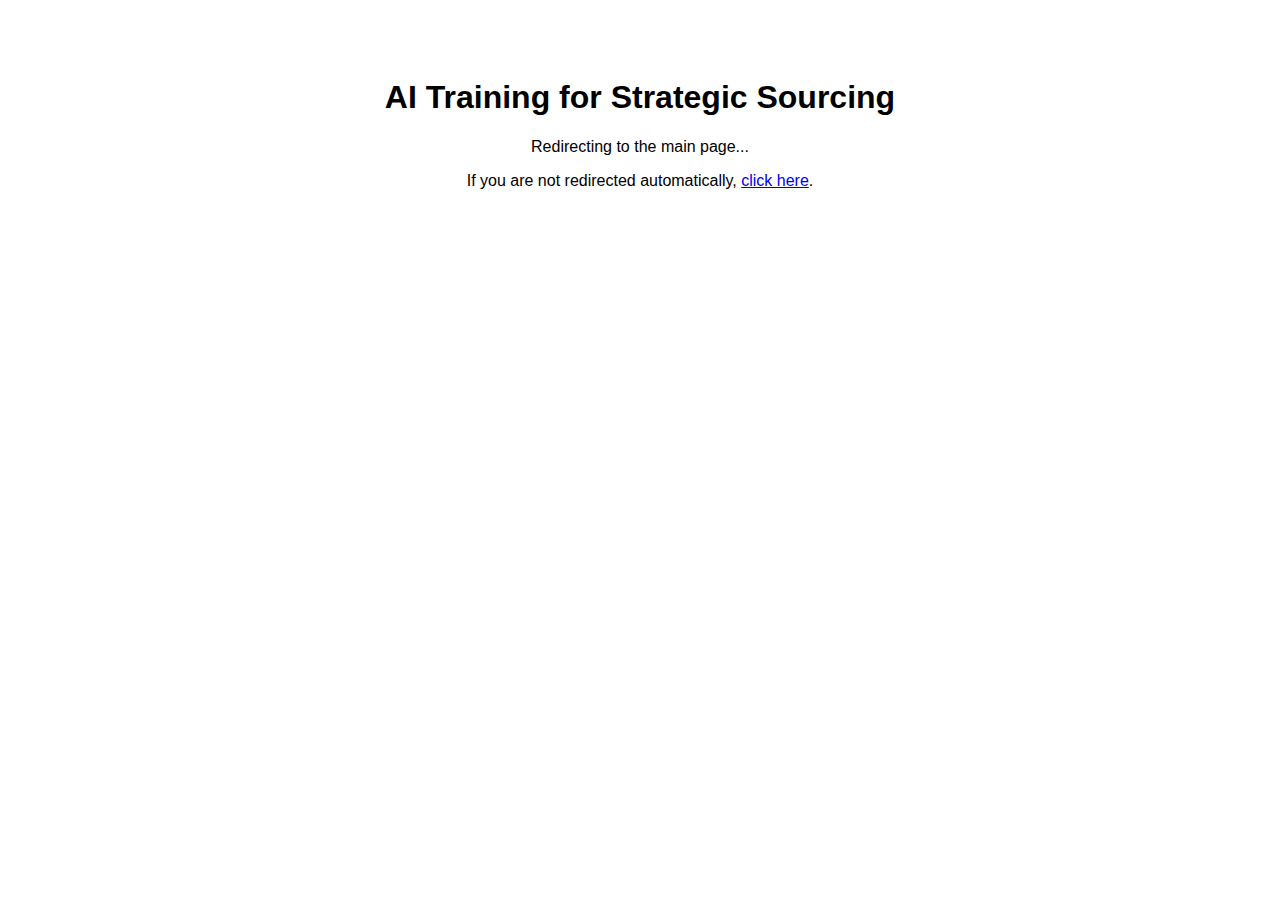
<file: index.html>
<!DOCTYPE html>
<html lang="en">
<head>
    <meta charset="UTF-8">
    <meta name="viewport" content="width=device-width, initial-scale=1.0">
    <title>AI Training for Strategic Sourcing</title>
    <meta http-equiv="refresh" content="1; url=pages/home.html">
    <link rel="canonical" href="pages/home.html">
</head>
<body>
    <div style="text-align: center; padding: 50px; font-family: Arial, sans-serif;">
        <h1>AI Training for Strategic Sourcing</h1>
        <p>Redirecting to the main page...</p>
        <p>If you are not redirected automatically, <a href="pages/home.html">click here</a>.</p>
    </div>
    <script>
        // JavaScript redirect as backup
        setTimeout(function() {
            window.location.href = 'pages/home.html';
        }, 1000);
    </script>
</body>
</html>
</file>
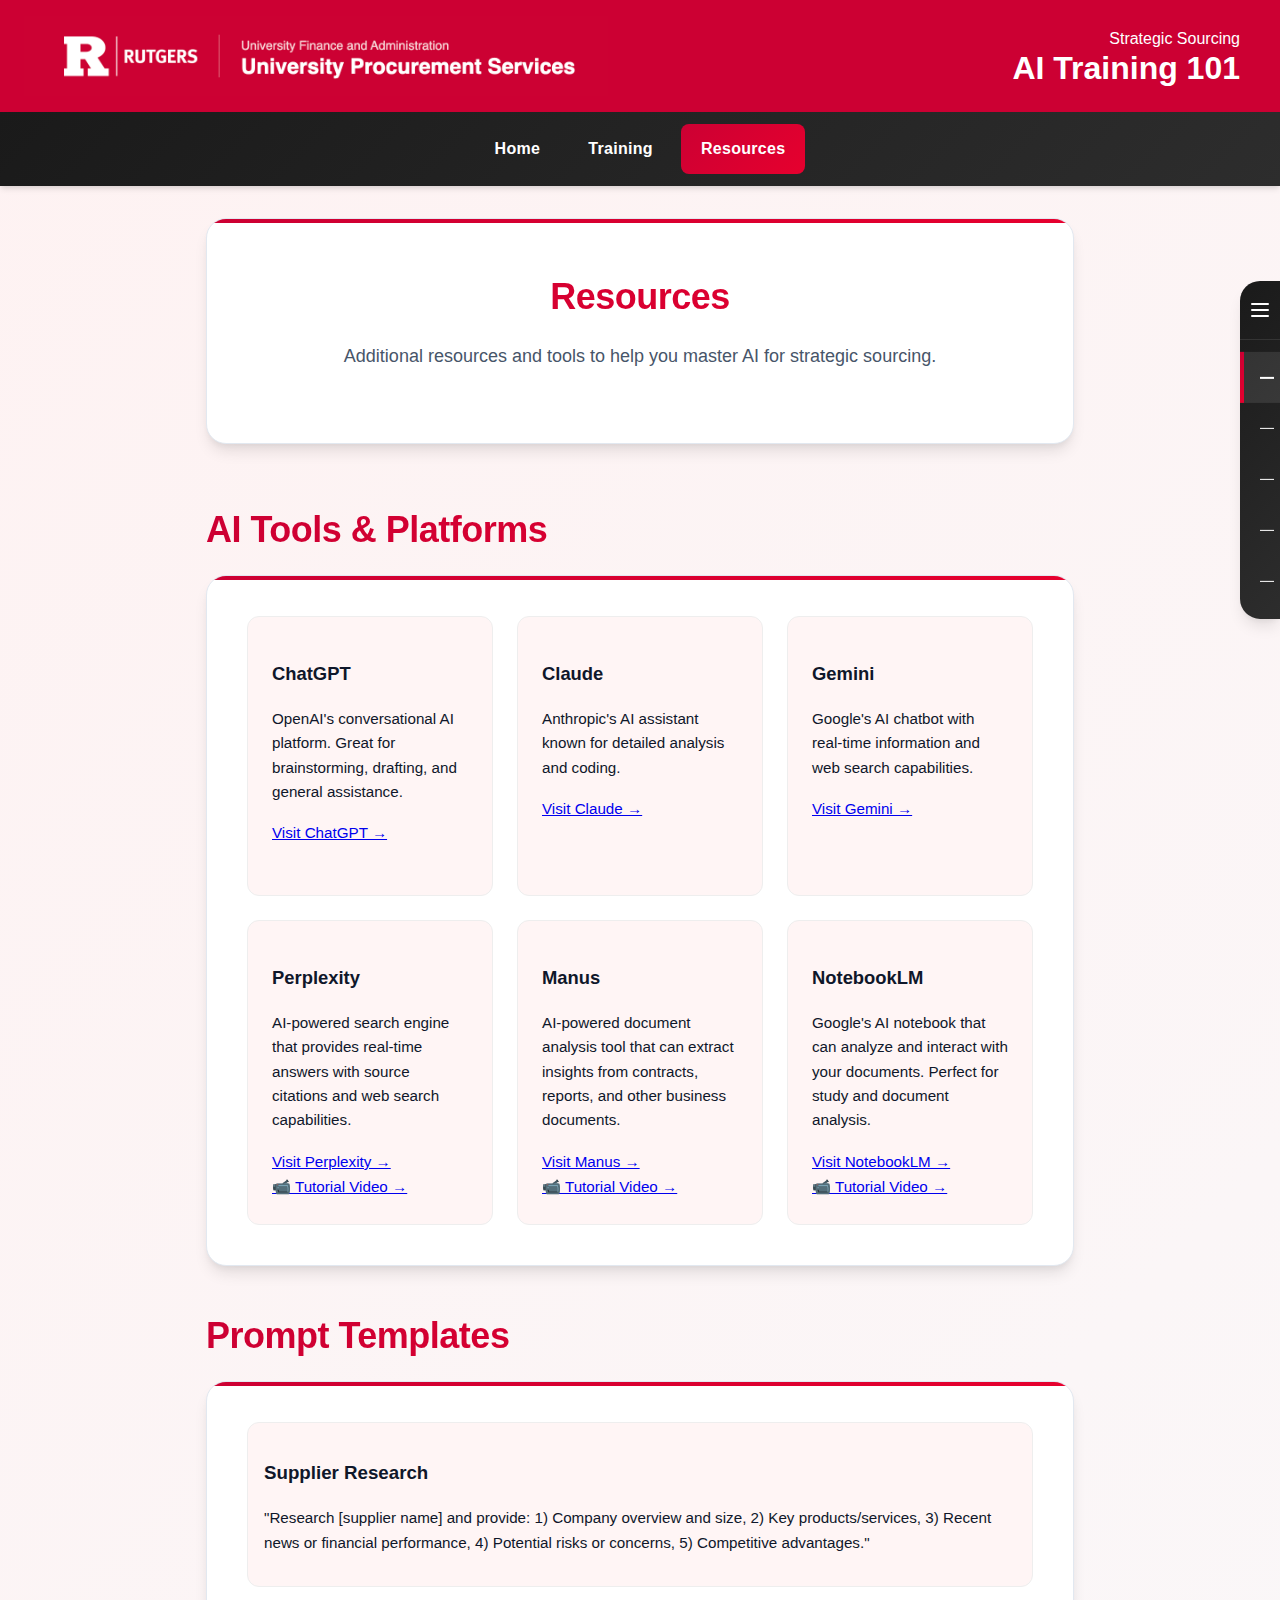
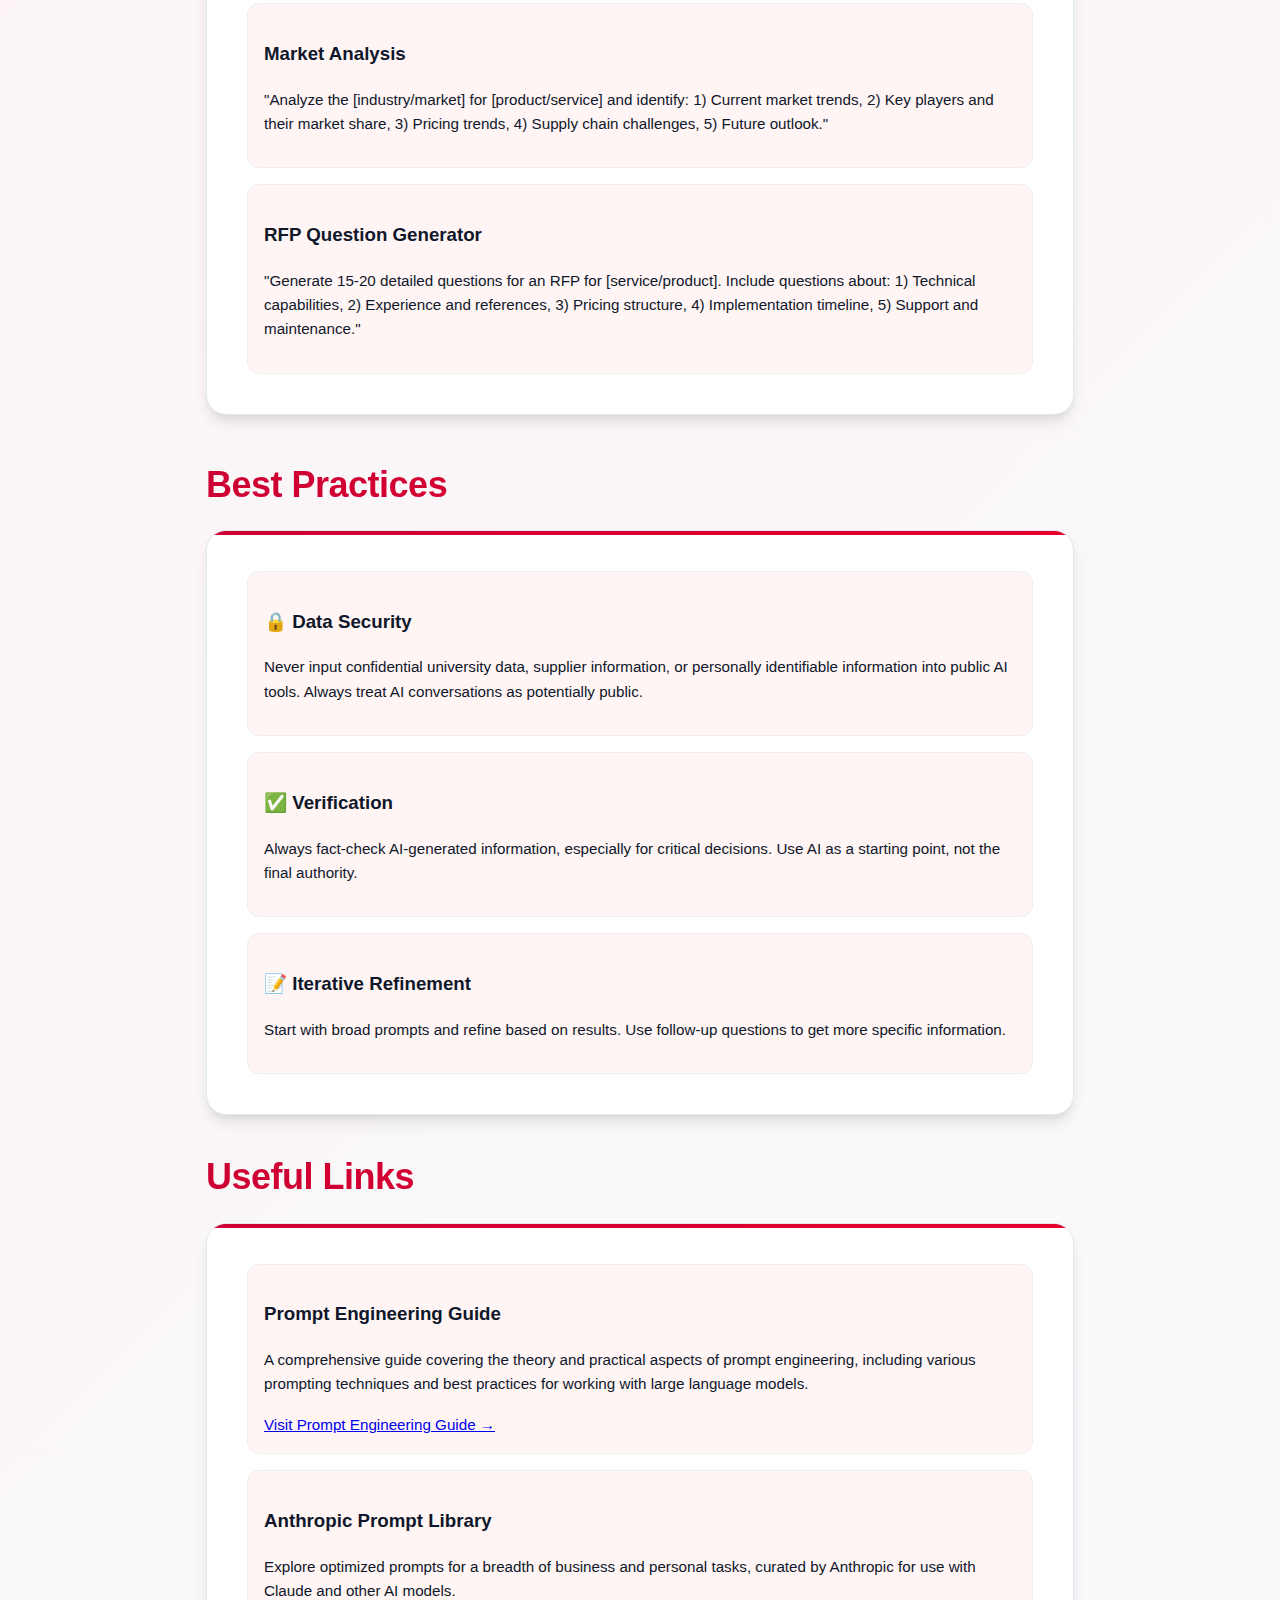
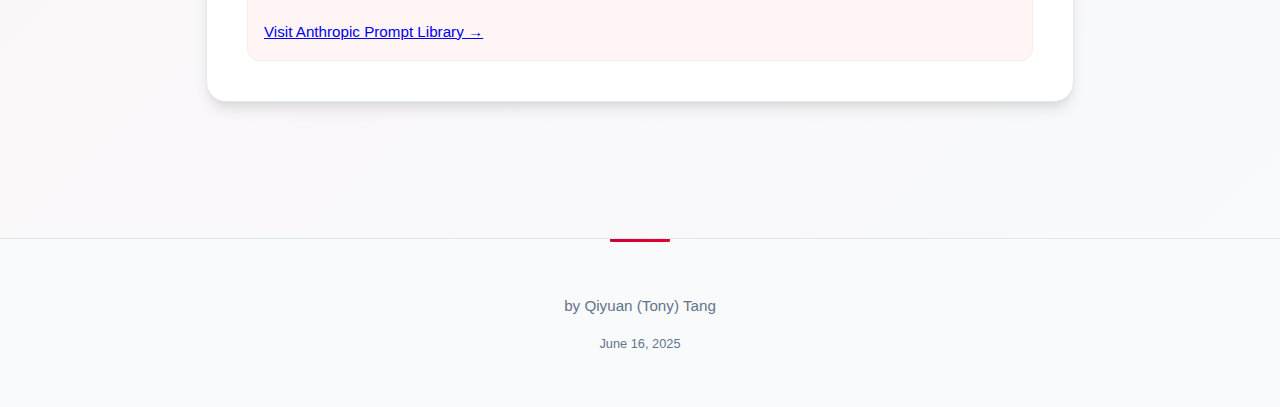
<file: pages/resources.html>
<!DOCTYPE html>
<html lang="en">
<head>
    <meta charset="UTF-8">
    <meta name="viewport" content="width=device-width, initial-scale=1.0">
    <title>Resources - AI Training for Strategic Sourcing</title>
    <link rel="stylesheet" href="../style.css">
</head>
<body>
    <!-- Header placeholder -->
    <div id="header-placeholder"></div>
    
    <div class="sidebar" id="sidebar">
        <div class="sidebar-trigger">
            <div class="sidebar-line"></div>
            <div class="sidebar-line"></div>
            <div class="sidebar-line"></div>
        </div>
        <nav class="sidebar-nav">
            <ul class="sidebar-list">
                <li><a href="#resources" class="sidebar-link" data-section="resources">
                    <div class="sidebar-line-item"></div>
                    <span class="sidebar-text">Resources</span>
                </a></li>
                <li><a href="#ai-tools" class="sidebar-link" data-section="ai-tools">
                    <div class="sidebar-line-item"></div>
                    <span class="sidebar-text">AI Tools & Platforms</span>
                </a></li>
                <li><a href="#prompt-templates" class="sidebar-link" data-section="prompt-templates">
                    <div class="sidebar-line-item"></div>
                    <span class="sidebar-text">Prompt Templates</span>
                </a></li>
                <li><a href="#best-practices" class="sidebar-link" data-section="best-practices">
                    <div class="sidebar-line-item"></div>
                    <span class="sidebar-text">Best Practices</span>
                </a></li>
                <li><a href="#useful-links" class="sidebar-link" data-section="useful-links">
                    <div class="sidebar-line-item"></div>
                    <span class="sidebar-text">Useful Links</span>
                </a></li>
            </ul>
        </nav>
    </div>
    
    <!-- Navbar placeholder -->
    <div id="navbar-placeholder"></div>
    
    <main class="main-content">
        <section id="resources" class="section-card text-center mb-16 pt-8">
            <h1 class="section-title">Resources</h1>
            <p class="section-subtitle max-w-3xl mx-auto mb-8">Additional resources and tools to help you master AI for strategic sourcing.</p>
        </section>
        
        <div class="space-y-12">
            <section id="ai-tools" class="scroll-mt-20">
                <h2 class="section-title">AI Tools & Platforms</h2>
                <div class="section-card">
                    <div class="grid md:grid-cols-2 gap-6">
                        <div class="bg-red-50 p-6 rounded-lg border">
                            <h3 class="font-bold text-lg mb-3">ChatGPT</h3>
                            <p class="text-sm mb-4">OpenAI's conversational AI platform. Great for brainstorming, drafting, and general assistance.</p>
                            <a href="https://chat.openai.com" target="_blank" class="text-red-600 hover:text-red-800 underline text-sm">Visit ChatGPT →</a>
                        </div>
                        <div class="bg-red-50 p-6 rounded-lg border">
                            <h3 class="font-bold text-lg mb-3">Claude</h3>
                            <p class="text-sm mb-4">Anthropic's AI assistant known for detailed analysis and coding.</p>
                            <a href="https://claude.ai" target="_blank" class="text-red-600 hover:text-red-800 underline text-sm">Visit Claude →</a>
                        </div>
                        <div class="bg-red-50 p-6 rounded-lg border">
                            <h3 class="font-bold text-lg mb-3">Gemini</h3>
                            <p class="text-sm mb-4">Google's AI chatbot with real-time information and web search capabilities.</p>
                            <a href="https://gemini.google.com" target="_blank" class="text-red-600 hover:text-red-800 underline text-sm">Visit Gemini →</a>
                        </div>
                        <div class="bg-red-50 p-6 rounded-lg border">
                            <h3 class="font-bold text-lg mb-3">Perplexity</h3>
                            <p class="text-sm mb-4">AI-powered search engine that provides real-time answers with source citations and web search capabilities.</p>
                            <a href="https://perplexity.ai" target="_blank" class="text-red-600 hover:text-red-800 underline text-sm block mb-2">Visit Perplexity →</a>
                            <br>
                            <a href="https://www.youtube.com/watch?v=CDzfwDEgqkM" target="_blank" class="text-red-600 hover:text-red-800 underline text-sm block">📹 Tutorial Video →</a>
                        </div>
                        <div class="bg-red-50 p-6 rounded-lg border">
                            <h3 class="font-bold text-lg mb-3">Manus</h3>
                            <p class="text-sm mb-4">AI-powered document analysis tool that can extract insights from contracts, reports, and other business documents.</p>
                            <a href="https://manus.ai" target="_blank" class="text-red-600 hover:text-red-800 underline text-sm block mb-2">Visit Manus →</a>
                            <br>
                            <a href="https://www.youtube.com/watch?v=aU6dhsnmpvM" target="_blank" class="text-red-600 hover:text-red-800 underline text-sm block">📹 Tutorial Video →</a>
                        </div>
                        <div class="bg-red-50 p-6 rounded-lg border">
                            <h3 class="font-bold text-lg mb-3">NotebookLM</h3>
                            <p class="text-sm mb-4">Google's AI notebook that can analyze and interact with your documents. Perfect for study and document analysis.</p>
                            <a href="https://notebooklm.google.com" target="_blank" class="text-red-600 hover:text-red-800 underline text-sm block mb-2">Visit NotebookLM →</a>
                            <br>
                            <a href="https://www.youtube.com/watch?v=6dHmu1GALmA" target="_blank" class="text-red-600 hover:text-red-800 underline text-sm block">📹 Tutorial Video →</a>
                        </div>
                    </div>
                </div>
            </section>

            <section id="prompt-templates" class="scroll-mt-20">
                <h2 class="section-title">Prompt Templates</h2>
                <div class="section-card">
                    <div class="space-y-4">
                        <div class="bg-red-50 p-4 rounded-lg border">
                            <h3 class="font-semibold mb-2">Supplier Research</h3>
                            <p class="text-sm p-3 bg-white rounded my-2">"Research [supplier name] and provide: 1) Company overview and size, 2) Key products/services, 3) Recent news or financial performance, 4) Potential risks or concerns, 5) Competitive advantages."</p>
                        </div>
                        <div class="bg-red-50 p-4 rounded-lg border">
                            <h3 class="font-semibold mb-2">Market Analysis</h3>
                            <p class="text-sm p-3 bg-white rounded my-2">"Analyze the [industry/market] for [product/service] and identify: 1) Current market trends, 2) Key players and their market share, 3) Pricing trends, 4) Supply chain challenges, 5) Future outlook."</p>
                        </div>
                        <div class="bg-red-50 p-4 rounded-lg border">
                            <h3 class="font-semibold mb-2">RFP Question Generator</h3>
                            <p class="text-sm p-3 bg-white rounded my-2">"Generate 15-20 detailed questions for an RFP for [service/product]. Include questions about: 1) Technical capabilities, 2) Experience and references, 3) Pricing structure, 4) Implementation timeline, 5) Support and maintenance."</p>
                        </div>
                    </div>
                </div>
            </section>

            <section id="best-practices" class="scroll-mt-20">
                <h2 class="section-title">Best Practices</h2>
                <div class="section-card">
                    <div class="space-y-4">
                        <div class="bg-red-50 p-4 rounded-lg border">
                            <h3 class="font-semibold mb-2">🔒 Data Security</h3>
                            <p class="text-sm">Never input confidential university data, supplier information, or personally identifiable information into public AI tools. Always treat AI conversations as potentially public.</p>
                        </div>
                        <div class="bg-red-50 p-4 rounded-lg border">
                            <h3 class="font-semibold mb-2">✅ Verification</h3>
                            <p class="text-sm">Always fact-check AI-generated information, especially for critical decisions. Use AI as a starting point, not the final authority.</p>
                        </div>
                        <div class="bg-red-50 p-4 rounded-lg border">
                            <h3 class="font-semibold mb-2">📝 Iterative Refinement</h3>
                            <p class="text-sm">Start with broad prompts and refine based on results. Use follow-up questions to get more specific information.</p>
                        </div>
                    </div>
                </div>
            </section>
        </div>
        <section id="useful-links" class="scroll-mt-20">
            <h2 class="section-title">Useful Links</h2>
            <div class="section-card">
                <div class="space-y-4">
                    <div class="bg-red-50 p-4 rounded-lg border">
                        <h3 class="font-semibold mb-2">Prompt Engineering Guide</h3>
                        <p class="text-sm mb-3">A comprehensive guide covering the theory and practical aspects of prompt engineering, including various prompting techniques and best practices for working with large language models.</p>
                        <a href="https://www.promptingguide.ai/introduction" target="_blank" class="text-red-600 hover:text-red-800 underline text-sm">Visit Prompt Engineering Guide →</a>
                    </div>
                    <div class="bg-red-50 p-4 rounded-lg border">
                        <h3 class="font-semibold mb-2">Anthropic Prompt Library</h3>
                        <p class="text-sm mb-3">Explore optimized prompts for a breadth of business and personal tasks, curated by Anthropic for use with Claude and other AI models.</p>
                        <a href="https://docs.anthropic.com/en/resources/prompt-library/library" target="_blank" class="text-red-600 hover:text-red-800 underline text-sm">Visit Anthropic Prompt Library →</a>
                    </div>
                </div>
            </div>
        </section>
    </main>
    
    <!-- Footer placeholder -->
    <div id="footer-placeholder"></div>
    
    <script src="../js/components.js"></script>
    <script>
    document.addEventListener('DOMContentLoaded', () => {
        const navLinks = document.querySelectorAll('.navbar-link');
        navLinks.forEach(link => {
            link.addEventListener('click', (e) => {
                // Only prevent default for anchor links (same page)
                if (link.getAttribute('href').startsWith('#')) {
                    e.preventDefault();
                    const targetId = link.getAttribute('href');
                    document.querySelector(targetId).scrollIntoView({
                        behavior: 'smooth',
                        block: 'start'
                    });
                }
                // For external links (like home.html), let the browser handle navigation
            });
        });

        // Sidebar navigation functionality
        const sidebarLinks = document.querySelectorAll('.sidebar-link');
        sidebarLinks.forEach(link => {
            link.addEventListener('click', (e) => {
                e.preventDefault();
                const targetId = link.getAttribute('href');
                document.querySelector(targetId).scrollIntoView({
                    behavior: 'smooth',
                    block: 'start'
                });
                
                // Update active state
                sidebarLinks.forEach(l => l.classList.remove('active'));
                link.classList.add('active');
            });
        });

        // Update active state based on scroll position
        function updateActiveSection() {
            const sections = ['resources', 'ai-tools', 'prompt-templates', 'best-practices', 'useful-links'];
            const scrollPosition = window.scrollY + 100; // Offset for better detection
            
            for (let i = sections.length - 1; i >= 0; i--) {
                const section = document.getElementById(sections[i]);
                if (section && section.offsetTop <= scrollPosition) {
                    // Update sidebar active state
                    sidebarLinks.forEach(link => {
                        link.classList.remove('active');
                        if (link.getAttribute('data-section') === sections[i]) {
                            link.classList.add('active');
                        }
                    });
                    break;
                }
            }
        }

        // Listen for scroll events to update active section
        window.addEventListener('scroll', updateActiveSection);
        
        // Initial active state
        updateActiveSection();
    });
    </script>
</body>
</html>
</file>
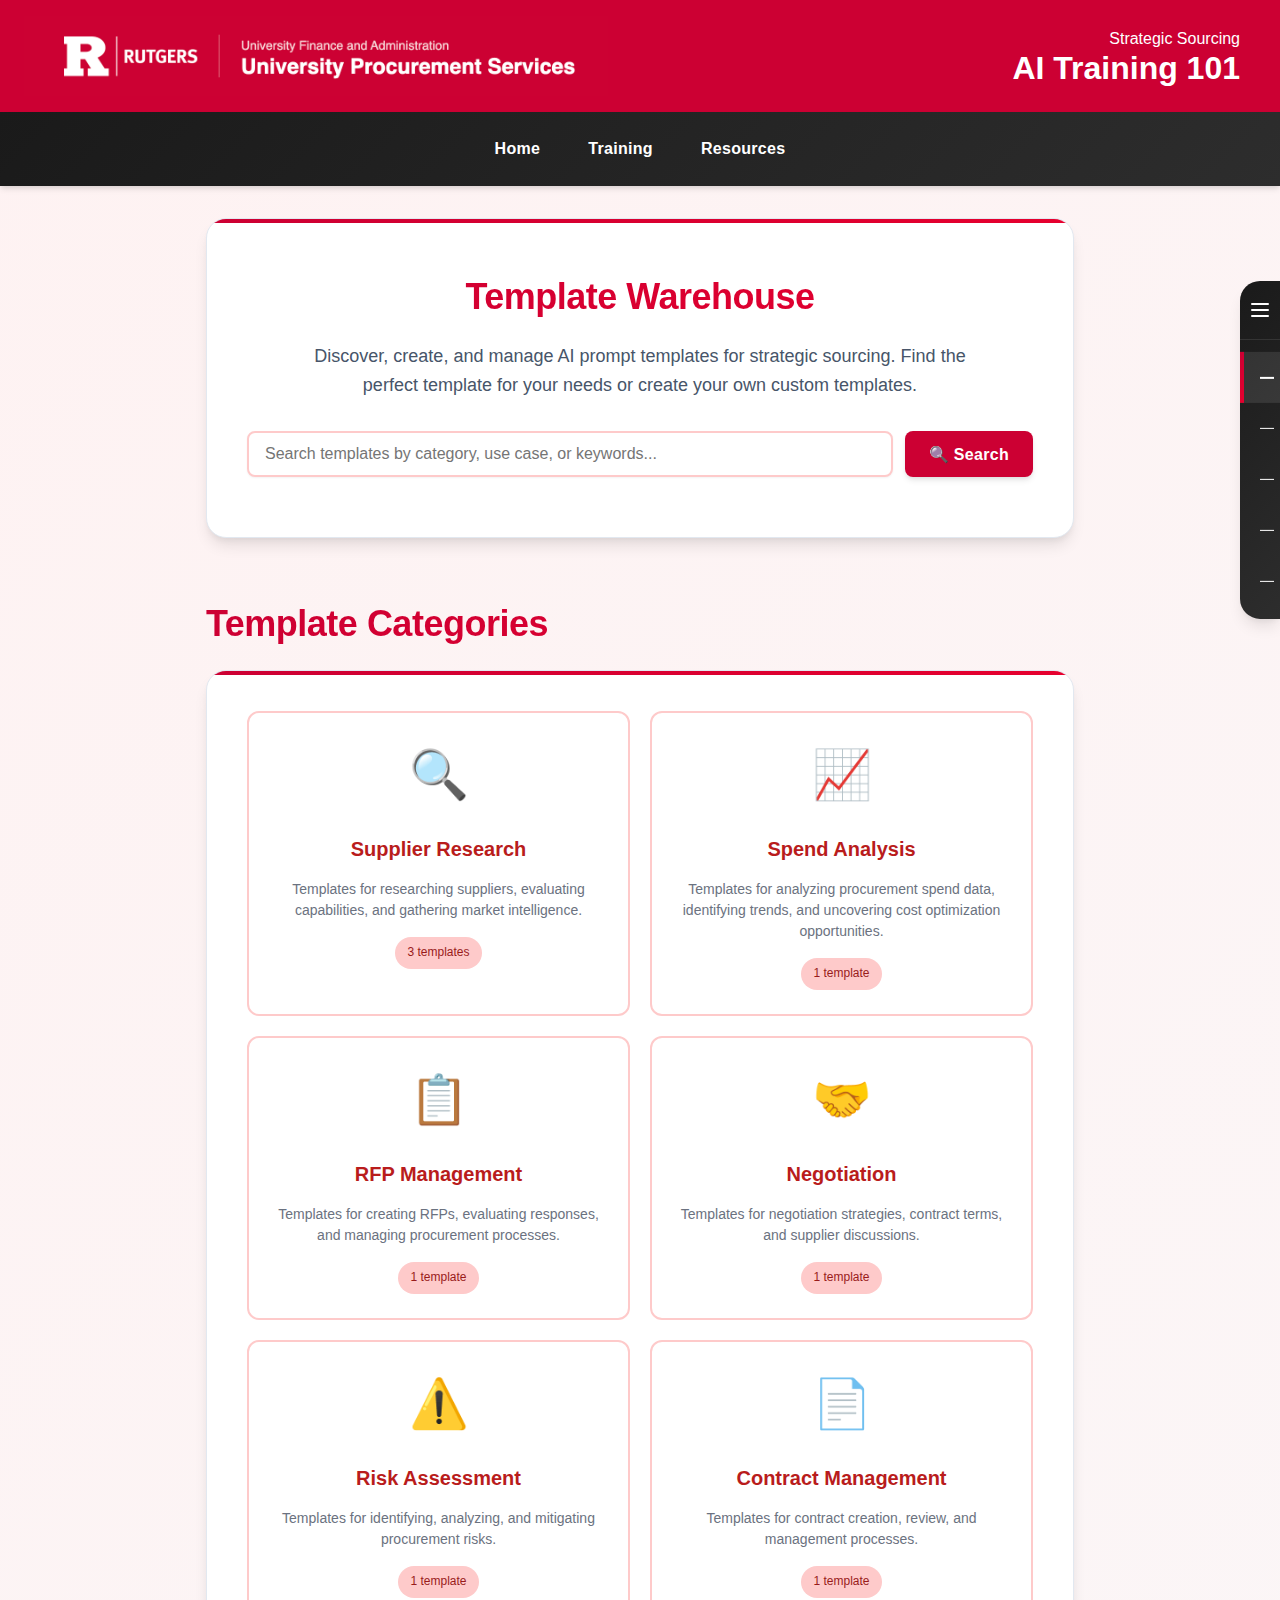
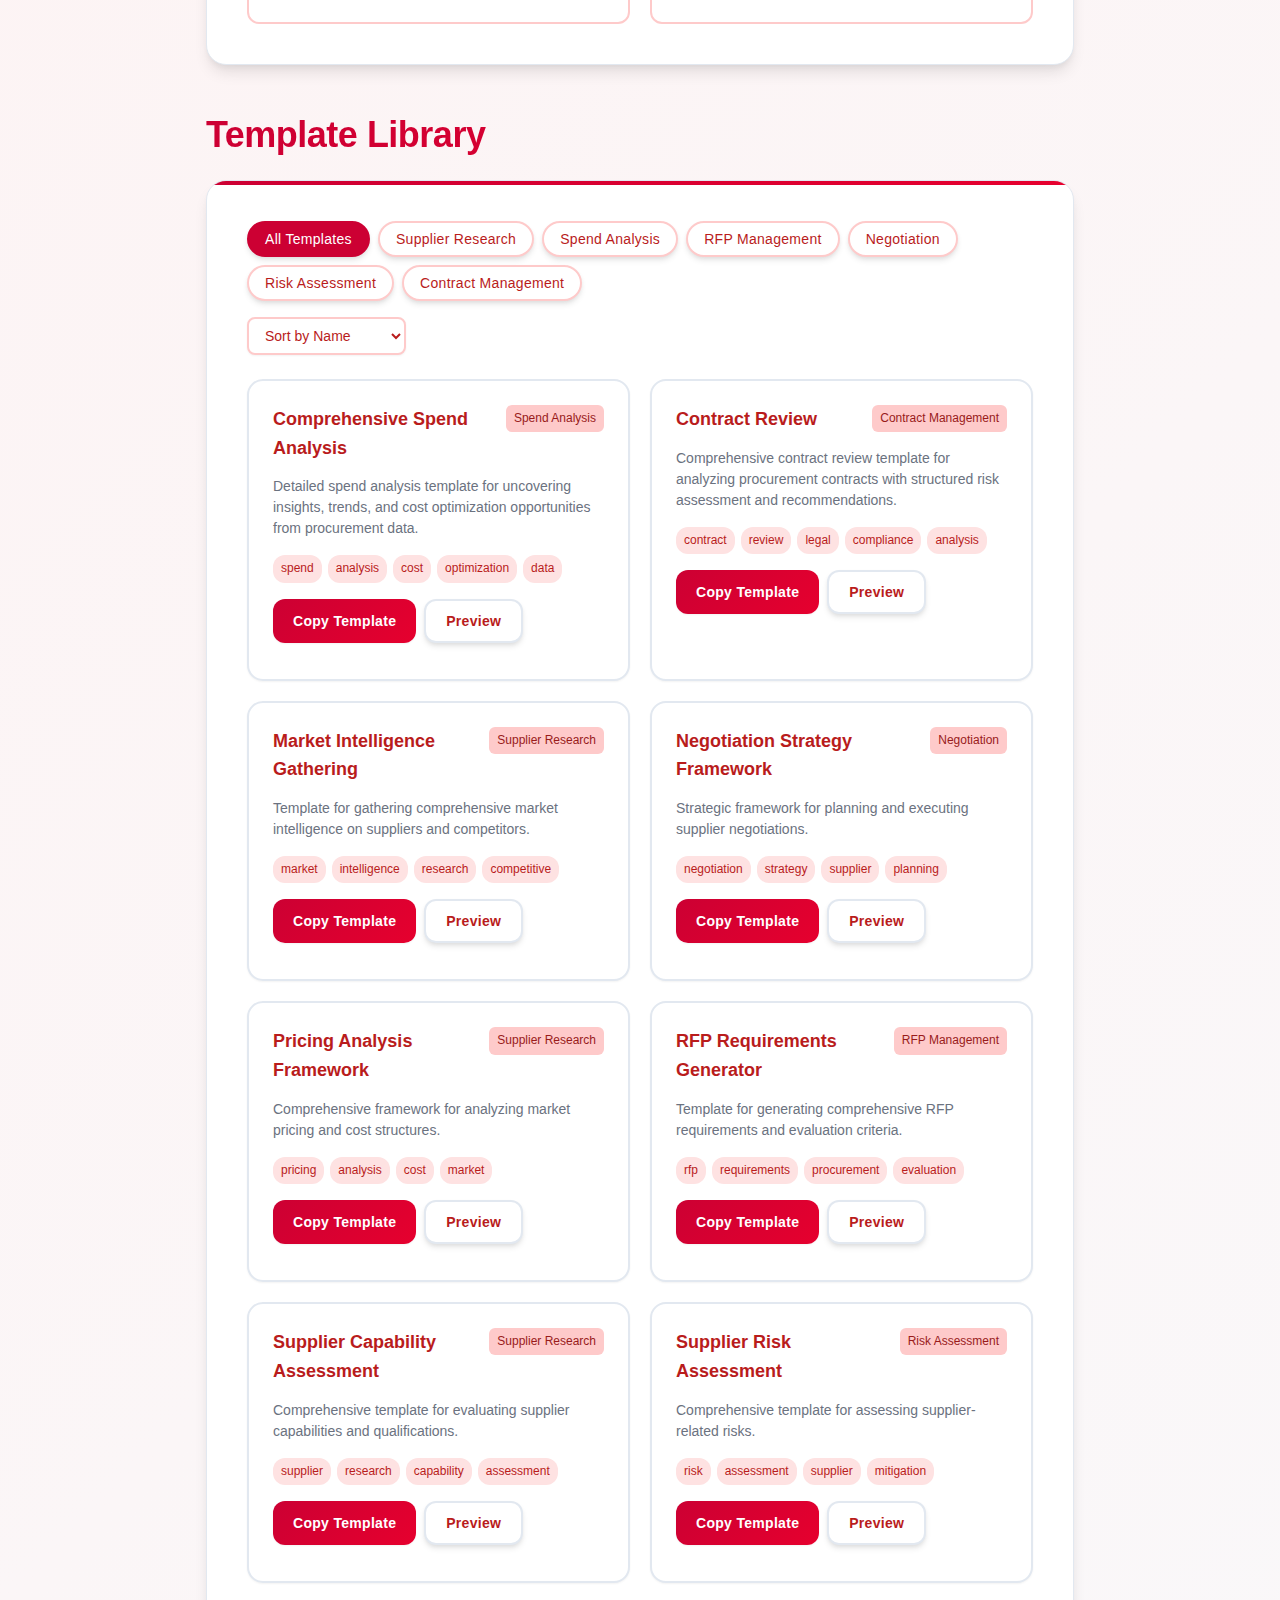
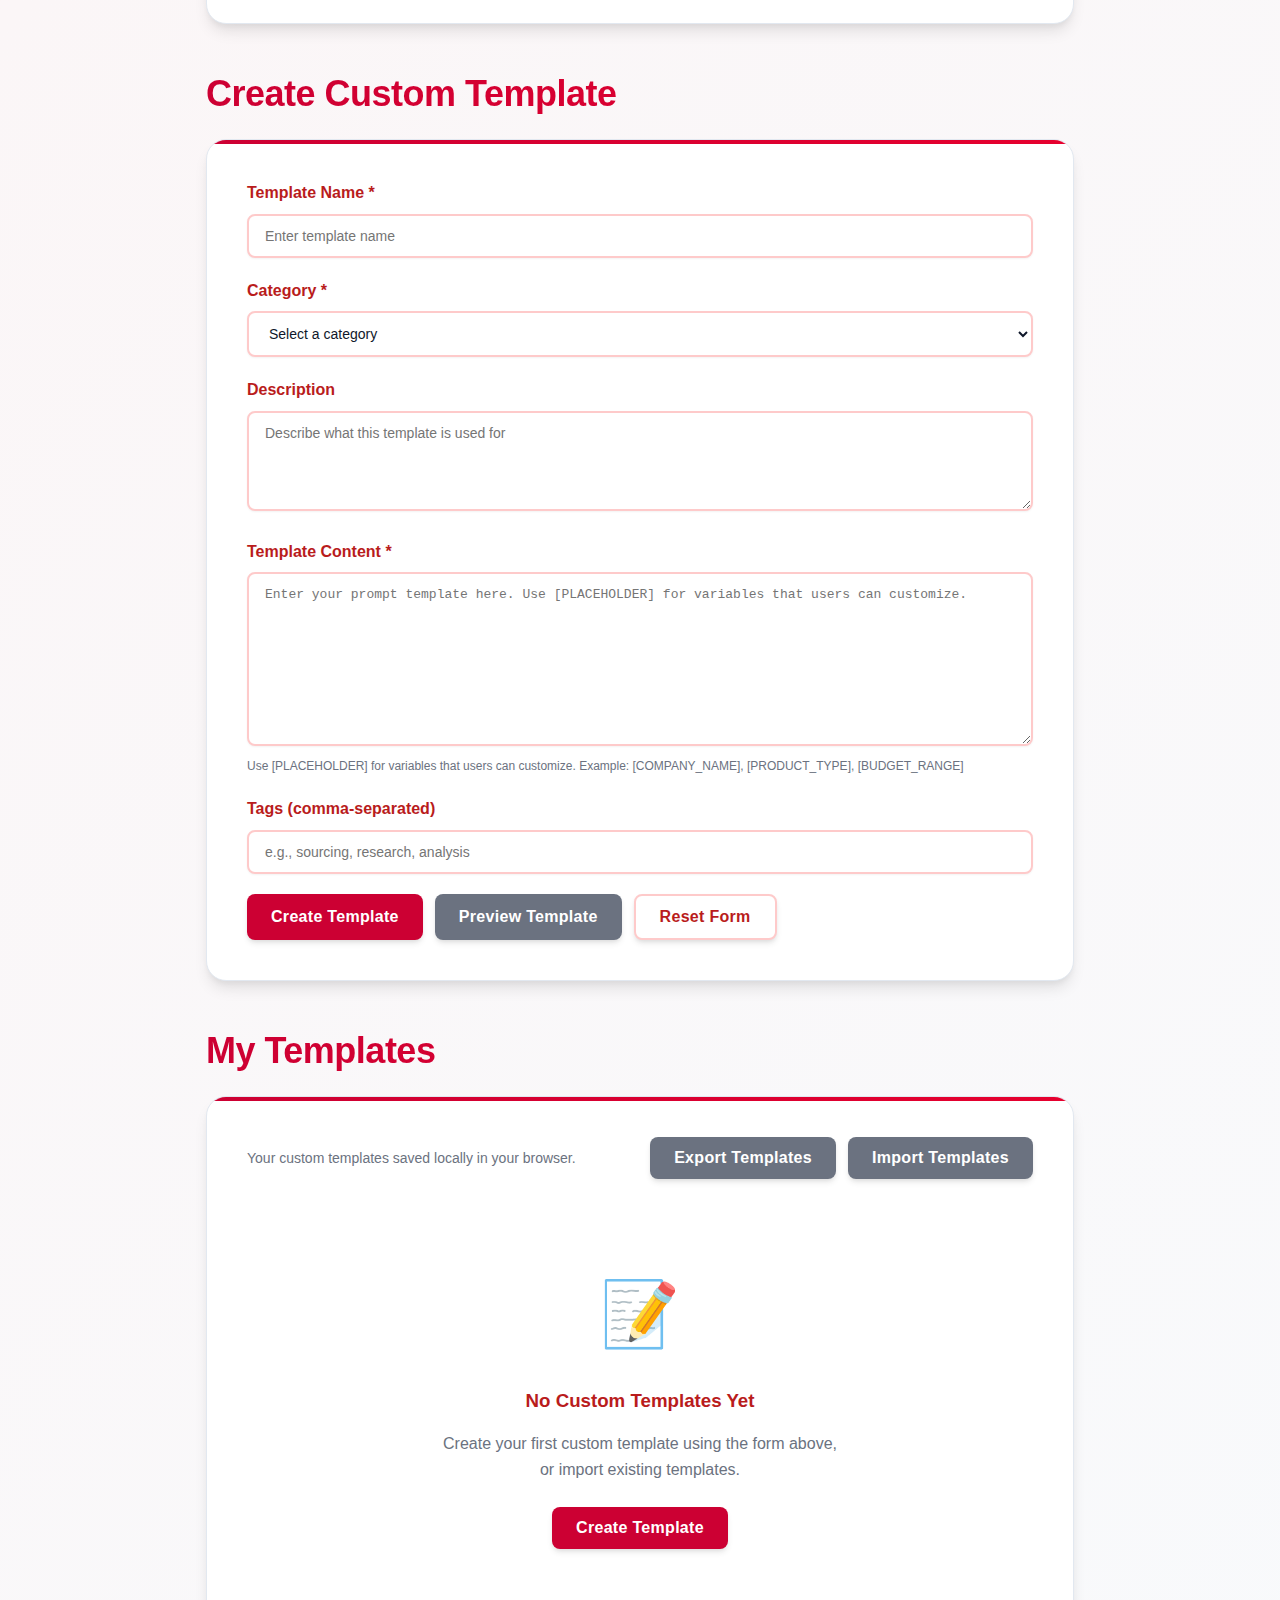
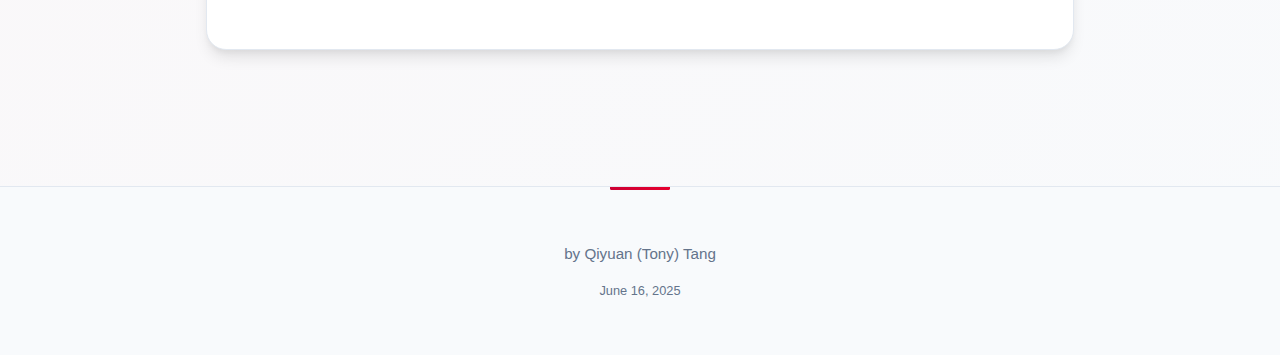
<file: pages/template-warehouse.html>
<!DOCTYPE html>
<html lang="en">
<head>
    <meta charset="UTF-8">
    <meta name="viewport" content="width=device-width, initial-scale=1.0">
    <title>Template Warehouse - AI Training for Strategic Sourcing</title>
    <link rel="icon" type="image/x-icon" href="../photo/favicon.ico">
    <link rel="stylesheet" href="../style.css">
</head>
<body>
    <!-- Header placeholder -->
    <div id="header-placeholder"></div>
    
    <div class="sidebar" id="sidebar">
        <div class="sidebar-trigger">
            <div class="sidebar-line"></div>
            <div class="sidebar-line"></div>
            <div class="sidebar-line"></div>
        </div>
        <nav class="sidebar-nav">
            <ul class="sidebar-list">
                <li><a href="#template-warehouse" class="sidebar-link" data-section="template-warehouse">
                    <div class="sidebar-line-item"></div>
                    <span class="sidebar-text">Template Warehouse</span>
                </a></li>
                <li><a href="#template-categories" class="sidebar-link" data-section="template-categories">
                    <div class="sidebar-line-item"></div>
                    <span class="sidebar-text">Categories</span>
                </a></li>
                <li><a href="#template-library" class="sidebar-link" data-section="template-library">
                    <div class="sidebar-line-item"></div>
                    <span class="sidebar-text">Template Library</span>
                </a></li>
                <li><a href="#create-template" class="sidebar-link" data-section="create-template">
                    <div class="sidebar-line-item"></div>
                    <span class="sidebar-text">Create Template</span>
                </a></li>
                <li><a href="#my-templates" class="sidebar-link" data-section="my-templates">
                    <div class="sidebar-line-item"></div>
                    <span class="sidebar-text">My Templates</span>
                </a></li>
            </ul>
        </nav>
    </div>
    
    <!-- Navbar placeholder -->
    <div id="navbar-placeholder"></div>
    
    <main class="main-content">
        <section id="template-warehouse" class="section-card text-center mb-16 pt-8">
            <h1 class="section-title">Template Warehouse</h1>
            <p class="section-subtitle max-w-3xl mx-auto mb-8">Discover, create, and manage AI prompt templates for strategic sourcing. Find the perfect template for your needs or create your own custom templates.</p>
            
            <!-- Template Search -->
            <div class="template-search-container mb-8">
                <div class="template-search-wrapper">
                    <input type="text" id="template-search-input" placeholder="Search templates by category, use case, or keywords..." class="template-search-input">
                    <button id="template-search-btn" class="template-search-btn">🔍 Search</button>
                    <button id="clear-template-search" class="clear-template-search-btn" style="display: none;">✕</button>
                </div>
                
                <!-- Template Search Results -->
                <div id="template-search-results" class="template-search-results hidden">
                    <div class="template-results-header">
                        <h3>Template Search Results</h3>
                        <div class="template-results-count"></div>
                    </div>
                    <div id="template-results-list" class="template-results-list"></div>
                </div>
            </div>
        </section>
        
        <div class="space-y-12">
            <!-- Template Categories -->
            <section id="template-categories" class="scroll-mt-20">
                <h2 class="section-title">Template Categories</h2>
                <div class="section-card">
                    <div class="template-categories-grid">
                        <div class="template-category-card" data-category="supplier-research">
                            <div class="category-icon">🔍</div>
                            <h3 class="category-title">Supplier Research</h3>
                            <p class="category-description">Templates for researching suppliers, evaluating capabilities, and gathering market intelligence.</p>
                            <div class="category-count">13 templates</div>
                        </div>
                        <div class="template-category-card" data-category="spend-analysis">
                            <div class="category-icon">📈</div>
                            <h3 class="category-title">Spend Analysis</h3>
                            <p class="category-description">Templates for analyzing procurement spend data, identifying trends, and uncovering cost optimization opportunities.</p>
                            <div class="category-count">1 template</div>
                        </div>
                        <div class="template-category-card" data-category="rfp-management">
                            <div class="category-icon">📋</div>
                            <h3 class="category-title">RFP Management</h3>
                            <p class="category-description">Templates for creating RFPs, evaluating responses, and managing procurement processes.</p>
                            <div class="category-count">15 templates</div>
                        </div>
                        <div class="template-category-card" data-category="negotiation">
                            <div class="category-icon">🤝</div>
                            <h3 class="category-title">Negotiation</h3>
                            <p class="category-description">Templates for negotiation strategies, contract terms, and supplier discussions.</p>
                            <div class="category-count">10 templates</div>
                        </div>
                        <div class="template-category-card" data-category="risk-assessment">
                            <div class="category-icon">⚠️</div>
                            <h3 class="category-title">Risk Assessment</h3>
                            <p class="category-description">Templates for identifying, analyzing, and mitigating procurement risks.</p>
                            <div class="category-count">7 templates</div>
                        </div>
                        <div class="template-category-card" data-category="contract-management">
                            <div class="category-icon">📄</div>
                            <h3 class="category-title">Contract Management</h3>
                            <p class="category-description">Templates for contract creation, review, and management processes.</p>
                            <div class="category-count">9 templates</div>
                        </div>
                    </div>
                </div>
            </section>

            <!-- Template Library -->
            <section id="template-library" class="scroll-mt-20">
                <h2 class="section-title">Template Library</h2>
                <div class="section-card">
                    <div class="template-library-header">
                        <div class="template-filters">
                            <button class="filter-btn active" data-filter="all">All Templates</button>
                            <button class="filter-btn" data-filter="supplier-research">Supplier Research</button>
                            <button class="filter-btn" data-filter="spend-analysis">Spend Analysis</button>
                            <button class="filter-btn" data-filter="rfp-management">RFP Management</button>
                            <button class="filter-btn" data-filter="negotiation">Negotiation</button>
                            <button class="filter-btn" data-filter="risk-assessment">Risk Assessment</button>
                            <button class="filter-btn" data-filter="contract-management">Contract Management</button>
                        </div>
                        <div class="template-sort">
                            <select id="template-sort" class="template-sort-select">
                                <option value="name">Sort by Name</option>
                                <option value="category">Sort by Category</option>
                                <option value="popularity">Sort by Popularity</option>
                                <option value="recent">Sort by Recent</option>
                            </select>
                        </div>
                    </div>
                    
                    <div id="template-grid" class="template-grid">
                        <!-- Templates will be loaded dynamically -->
                    </div>
                </div>
            </section>

            <!-- Create Template -->
            <section id="create-template" class="scroll-mt-20">
                <h2 class="section-title">Create Custom Template</h2>
                <div class="section-card">
                    <div class="create-template-form">
                        <form id="template-form" class="space-y-6">
                            <div class="form-group">
                                <label for="template-name" class="form-label">Template Name *</label>
                                <input type="text" id="template-name" name="template-name" class="form-input" placeholder="Enter template name" required>
                            </div>
                            
                            <div class="form-group">
                                <label for="template-category" class="form-label">Category *</label>
                                <select id="template-category" name="template-category" class="form-select" required>
                                    <option value="">Select a category</option>
                                    <option value="supplier-research">Supplier Research</option>
                                    <option value="spend-analysis">Spend Analysis</option>
                                    <option value="rfp-management">RFP Management</option>
                                    <option value="negotiation">Negotiation</option>
                                    <option value="risk-assessment">Risk Assessment</option>
                                    <option value="contract-management">Contract Management</option>
                                    <option value="other">Other</option>
                                </select>
                            </div>
                            
                            <div class="form-group">
                                <label for="template-description" class="form-label">Description</label>
                                <textarea id="template-description" name="template-description" class="form-textarea" rows="3" placeholder="Describe what this template is used for"></textarea>
                            </div>
                            
                            <div class="form-group">
                                <label for="template-content" class="form-label">Template Content *</label>
                                <textarea id="template-content" name="template-content" class="form-textarea template-content-textarea" rows="8" placeholder="Enter your prompt template here. Use [PLACEHOLDER] for variables that users can customize." required></textarea>
                                <div class="form-help">Use [PLACEHOLDER] for variables that users can customize. Example: [COMPANY_NAME], [PRODUCT_TYPE], [BUDGET_RANGE]</div>
                            </div>
                            
                            <div class="form-group">
                                <label for="template-tags" class="form-label">Tags (comma-separated)</label>
                                <input type="text" id="template-tags" name="template-tags" class="form-input" placeholder="e.g., sourcing, research, analysis">
                            </div>
                            
                            <div class="form-actions">
                                <button type="submit" class="btn-primary">Create Template</button>
                                <button type="button" id="preview-template" class="btn-secondary">Preview Template</button>
                                <button type="reset" class="btn-outline">Reset Form</button>
                            </div>
                        </form>
                        
                        <!-- Template Preview -->
                        <div id="template-preview" class="template-preview hidden">
                            <h3>Template Preview</h3>
                            <div class="preview-content"></div>
                        </div>
                    </div>
                </div>
            </section>

            <!-- My Templates -->
            <section id="my-templates" class="scroll-mt-20">
                <h2 class="section-title">My Templates</h2>
                <div class="section-card">
                    <div class="my-templates-header">
                        <p class="my-templates-description">Your custom templates saved locally in your browser.</p>
                        <div class="my-templates-actions">
                            <button id="export-templates" class="btn-secondary">Export Templates</button>
                            <button id="import-templates" class="btn-secondary">Import Templates</button>
                            <input type="file" id="import-file" accept=".json" style="display: none;">
                        </div>
                    </div>
                    
                    <div id="my-templates-grid" class="my-templates-grid">
                        <!-- User templates will be loaded dynamically -->
                    </div>
                    
                    <div id="no-templates" class="no-templates hidden">
                        <div class="no-templates-content">
                            <div class="no-templates-icon">📝</div>
                            <h3>No Custom Templates Yet</h3>
                            <p>Create your first custom template using the form above, or import existing templates.</p>
                            <button class="btn-primary" onclick="document.getElementById('create-template').scrollIntoView({behavior: 'smooth'})">Create Template</button>
                        </div>
                    </div>
                </div>
            </section>
        </div>
    </main>
    
    <!-- Footer placeholder -->
    <div id="footer-placeholder"></div>
    
    <!-- Template Preview Modal -->
    <div id="template-preview-modal" class="template-preview-modal hidden">
        <div class="template-preview-overlay" onclick="templateWarehouse.hideTemplatePreview()"></div>
        <div class="template-preview-content">
            <div class="template-preview-header">
                <h3>Template Preview</h3>
                <button class="template-preview-close" onclick="templateWarehouse.hideTemplatePreview()">×</button>
            </div>
            <div class="preview-content"></div>
        </div>
    </div>
    
    <script src="../js/components.js"></script>
    <script src="../js/template-warehouse.js"></script>
    <script>
    document.addEventListener('DOMContentLoaded', () => {
        const navLinks = document.querySelectorAll('.navbar-link');
        navLinks.forEach(link => {
            link.addEventListener('click', (e) => {
                // Only prevent default for anchor links (same page)
                if (link.getAttribute('href').startsWith('#')) {
                    e.preventDefault();
                    const targetId = link.getAttribute('href');
                    document.querySelector(targetId).scrollIntoView({
                        behavior: 'smooth',
                        block: 'start'
                    });
                }
                // For external links, let the browser handle navigation
            });
        });

        // Sidebar navigation functionality
        const sidebarLinks = document.querySelectorAll('.sidebar-link');
        sidebarLinks.forEach(link => {
            link.addEventListener('click', (e) => {
                e.preventDefault();
                const targetId = link.getAttribute('href');
                document.querySelector(targetId).scrollIntoView({
                    behavior: 'smooth',
                    block: 'start'
                });
                
                // Update active state
                sidebarLinks.forEach(l => l.classList.remove('active'));
                link.classList.add('active');
            });
        });

        // Update active state based on scroll position
        function updateActiveSection() {
            const sections = ['template-warehouse', 'template-categories', 'template-library', 'create-template', 'my-templates'];
            const scrollPosition = window.scrollY + 100; // Offset for better detection
            
            for (let i = sections.length - 1; i >= 0; i--) {
                const section = document.getElementById(sections[i]);
                if (section && section.offsetTop <= scrollPosition) {
                    // Update sidebar active state
                    sidebarLinks.forEach(link => {
                        link.classList.remove('active');
                        if (link.getAttribute('data-section') === sections[i]) {
                            link.classList.add('active');
                        }
                    });
                    break;
                }
            }
        }

        // Listen for scroll events to update active section
        window.addEventListener('scroll', updateActiveSection);
        
        // Initial active state
        updateActiveSection();
    });
    </script>
</body>
</html>
</file>
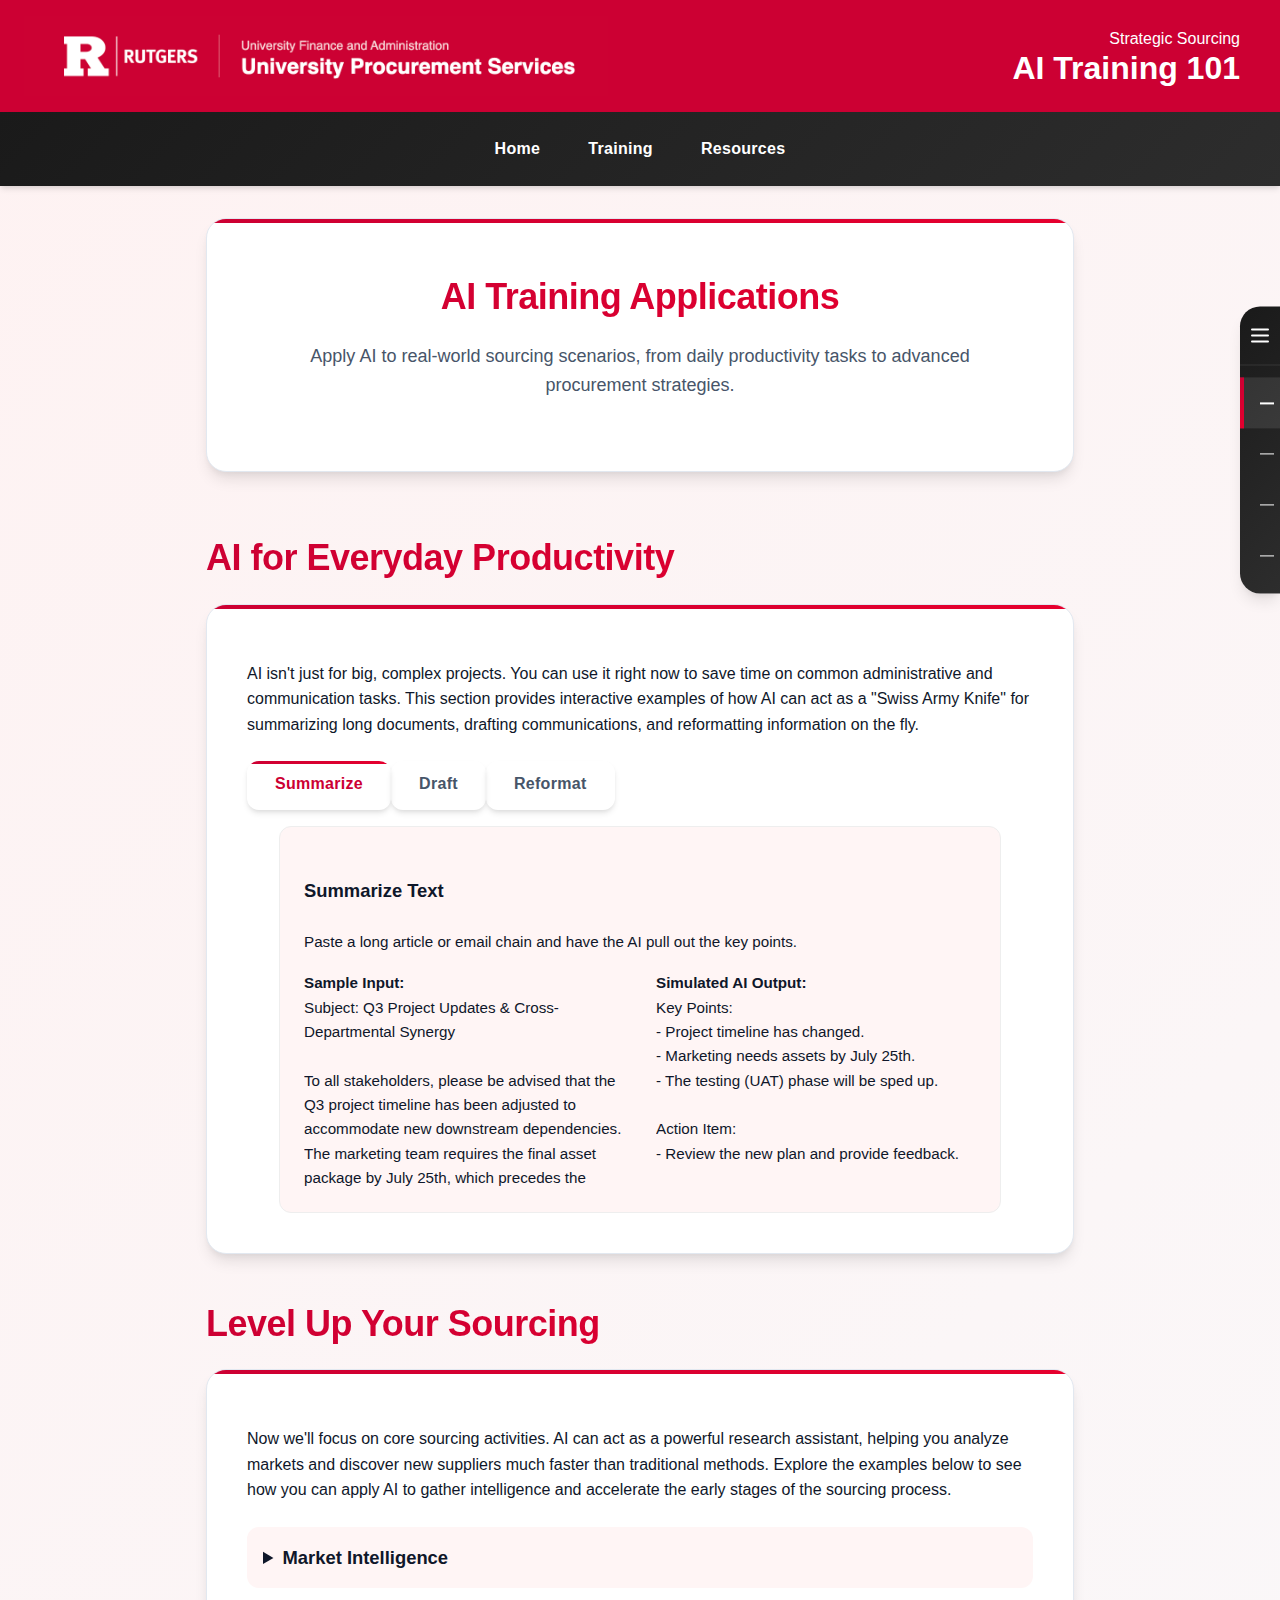
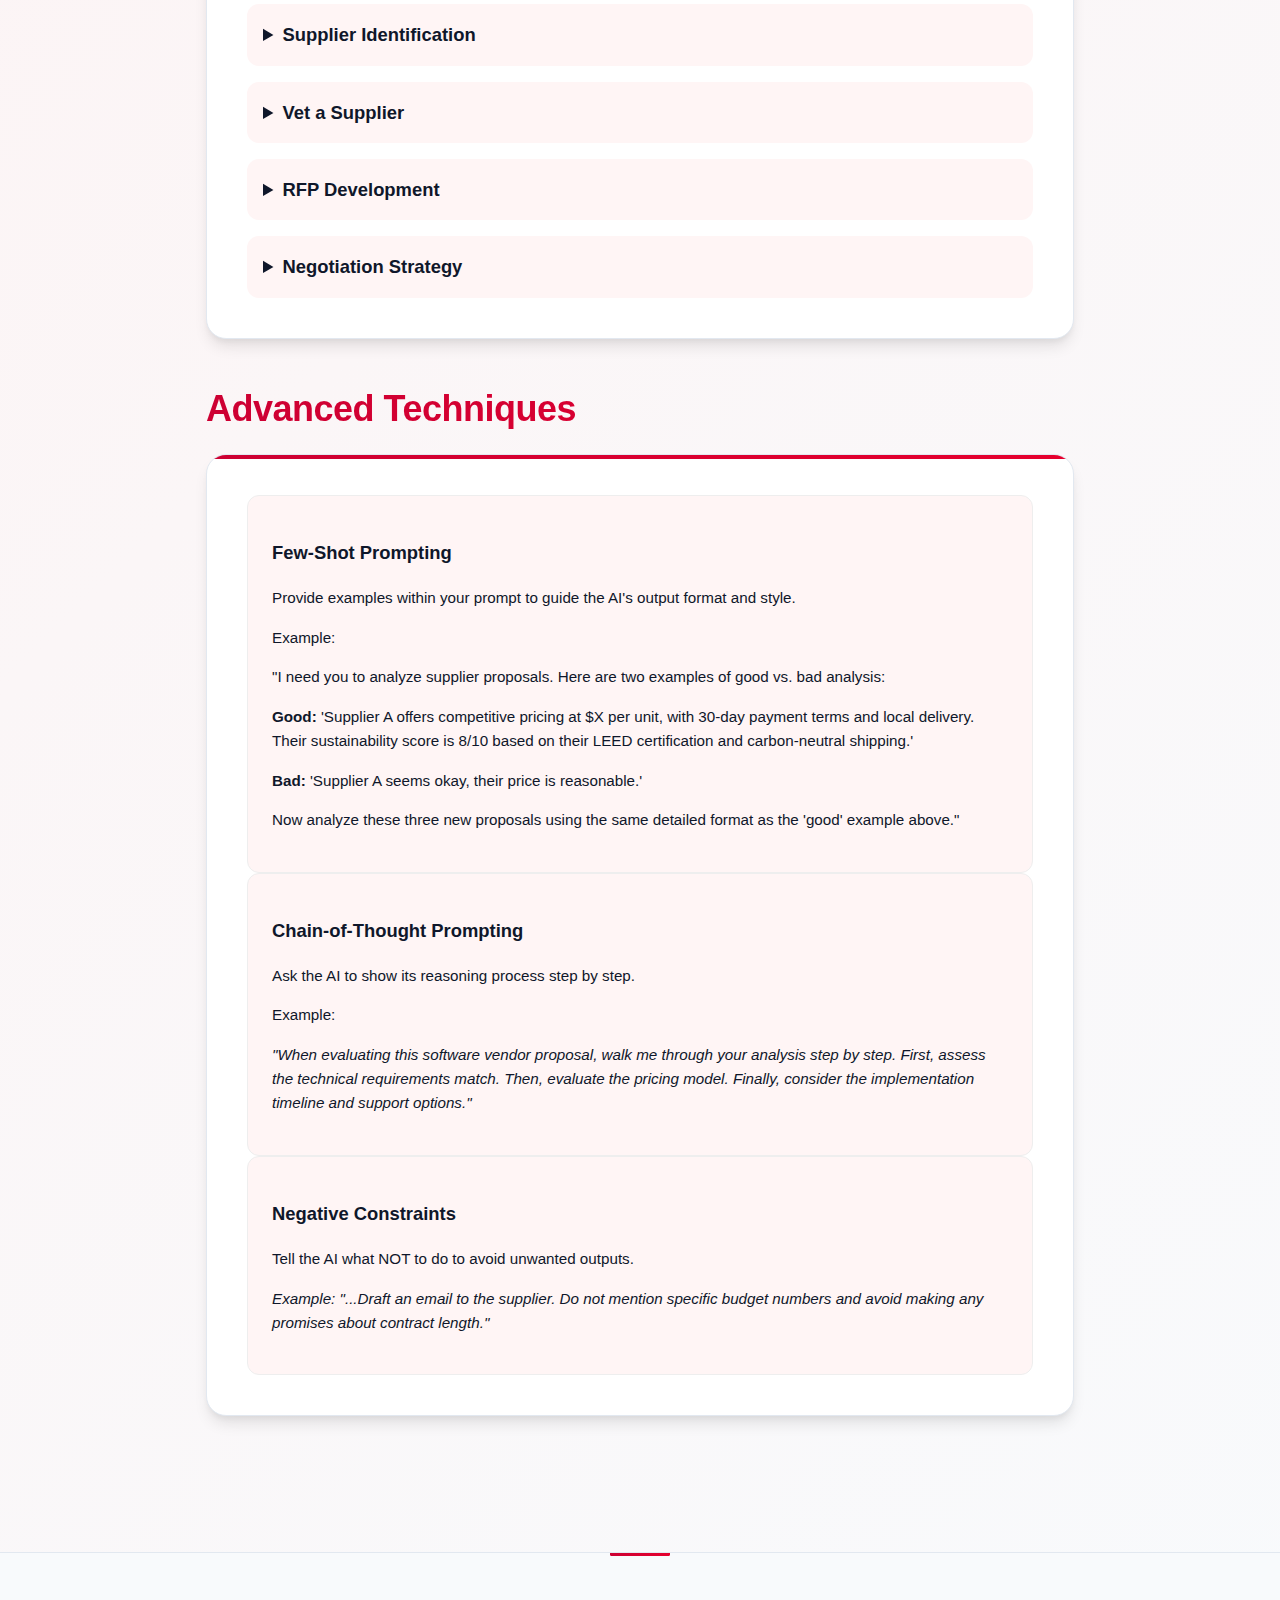
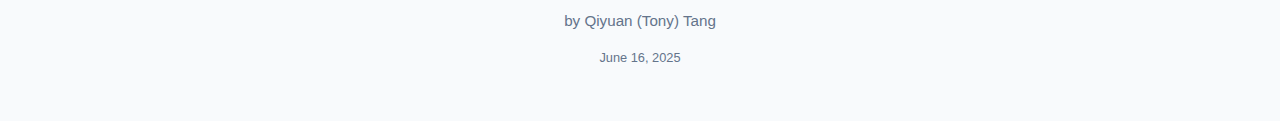
<file: pages/training-applications.html>
<!DOCTYPE html>
<html lang="en">
<head>
    <meta charset="UTF-8">
    <meta name="viewport" content="width=device-width, initial-scale=1.0">
    <title>Training Applications - AI Training for Strategic Sourcing</title>
    <link rel="stylesheet" href="../style.css">
</head>
<body>
    <!-- Header placeholder -->
    <div id="header-placeholder"></div>
    
    <div class="sidebar" id="sidebar">
        <div class="sidebar-trigger">
            <div class="sidebar-line"></div>
            <div class="sidebar-line"></div>
            <div class="sidebar-line"></div>
        </div>
        <nav class="sidebar-nav">
            <ul class="sidebar-list">
                <li><a href="#applications-overview" class="sidebar-link" data-section="applications-overview">
                    <div class="sidebar-line-item"></div>
                    <span class="sidebar-text">Applications Overview</span>
                </a></li>
                <li><a href="#productivity" class="sidebar-link" data-section="productivity">
                    <div class="sidebar-line-item"></div>
                    <span class="sidebar-text">Everyday Productivity</span>
                </a></li>
                <li><a href="#sourcing" class="sidebar-link" data-section="sourcing">
                    <div class="sidebar-line-item"></div>
                    <span class="sidebar-text">Level Up Sourcing</span>
                </a></li>
                <li><a href="#techniques" class="sidebar-link" data-section="techniques">
                    <div class="sidebar-line-item"></div>
                    <span class="sidebar-text">Advanced Techniques</span>
                </a></li>
            </ul>
        </nav>
    </div>
    
    <!-- Navbar placeholder -->
    <div id="navbar-placeholder"></div>
    
    <main class="main-content">
        <section id="applications-overview" class="section-card text-center mb-16 pt-8">
            <h1 class="section-title">AI Training Applications</h1>
            <p class="section-subtitle max-w-3xl mx-auto mb-8">Apply AI to real-world sourcing scenarios, from daily productivity tasks to advanced procurement strategies.</p>
        </section>
        
        <div class="space-y-12">
            <!-- Part 5: Everyday Productivity -->
            <section id="productivity" class="scroll-mt-20">
                <h2 class="section-title">AI for Everyday Productivity</h2>
                <div class="section-card">
                    <p class="mb-6">AI isn't just for big, complex projects. You can use it right now to save time on common administrative and communication tasks. This section provides interactive examples of how AI can act as a "Swiss Army Knife" for summarizing long documents, drafting communications, and reformatting information on the fly.</p>
                    <div id="productivity-tabs">
                        <div class="flex border-b border-red-200 mb-4">
                            <button data-tab="summarize" class="tab-button">Summarize</button>
                            <button data-tab="draft" class="tab-button">Draft</button>
                            <button data-tab="reformat" class="tab-button">Reformat</button>
                        </div>
                        <div id="tab-content"></div>
                    </div>
                </div>
            </section>
            
            <!-- Part 6: Level Up Sourcing -->
            <section id="sourcing" class="scroll-mt-20">
                <h2 class="section-title">Level Up Your Sourcing</h2>
                <div class="section-card">
                    <p class="mb-6">Now we'll focus on core sourcing activities. AI can act as a powerful research assistant, helping you analyze markets and discover new suppliers much faster than traditional methods. Explore the examples below to see how you can apply AI to gather intelligence and accelerate the early stages of the sourcing process.</p>
                    <div class="space-y-4">
                        <details class="bg-red-50 p-4 rounded-lg cursor-pointer">
                            <summary class="font-semibold text-lg">Market Intelligence</summary>
                            <div class="mt-4 pt-4 border-t border-red-200">
                                <p class="font-medium">Prompt:</p>
                                <p class="text-sm p-3 bg-white rounded my-2">"What are the top 5 trends affecting the cost of scientific lab equipment in 2024?"</p>
                                <p class="font-medium">Potential AI Output:</p>
                                <p class="text-sm p-3 bg-white rounded my-2">"1. Supply Chain Disruptions: Lingering effects from global events are causing delays... 2. Raw Material Costs: Increased demand for specialized metals... 3. Inflationary Pressures... 4. Technological Advancements... 5. Sustainable Manufacturing..."</p>
                            </div>
                        </details>
                        <details class="bg-red-50 p-4 rounded-lg cursor-pointer">
                            <summary class="font-semibold text-lg">Supplier Identification</summary>
                            <div class="mt-4 pt-4 border-t border-red-200">
                                <p class="font-medium">Prompt:</p>
                                <p class="text-sm p-3 bg-white rounded my-2">"List 10 potential suppliers of sustainable office furniture in the Northeast US. Include their websites if possible."</p>
                                <p class="font-medium">Potential AI Output:</p>
                                <p class="text-sm p-3 bg-white rounded my-2">"Here are 10 potential suppliers... 1. Eco-Furniture Inc. (www...)... 2. GreenChair Co. (www...)..."</p>
                            </div>
                        </details>
                        <details class="bg-red-50 p-4 rounded-lg cursor-pointer">
                            <summary class="font-semibold text-lg">Vet a Supplier</summary>
                            <div class="mt-4 pt-4 border-t border-red-200">
                                <p class="font-medium">Prompt:</p>
                                <p class="text-sm p-3 bg-white rounded my-2">"Summarize any recent news or financial reports for Steelcase Inc. Focus on stability and supply chain risks."</p>
                                <p class="font-medium">Potential AI Output:</p>
                                <p class="text-sm p-3 bg-white rounded my-2">"Recent reports for Steelcase (SCS) indicate stable revenue but highlight concerns around rising material costs and logistics challenges..."</p>
                            </div>
                        </details>
                        
                        <details class="bg-red-50 p-4 rounded-lg cursor-pointer">
                            <summary class="font-semibold text-lg">RFP Development</summary>
                            <div class="mt-4 pt-4 border-t border-red-200">
                                <p class="font-medium">Prompt:</p>
                                <p class="text-sm p-3 bg-white rounded my-2">"Generate a list of 15 detailed questions for an RFP for custodial services for a university campus. Include questions about staff training, green cleaning practices, and performance metrics."</p>
                                <p class="font-medium">Potential AI Output:</p>
                                <p class="text-sm p-3 bg-white rounded my-2">"1. Describe your standard employee background check and training process... 2. What is your policy on using Green Seal certified cleaning products?... 12. How do you measure and report on key performance indicators (KPIs) like cleaning quality...?"</p>
                            </div>
                        </details>
                        <details class="bg-red-50 p-4 rounded-lg cursor-pointer">
                            <summary class="font-semibold text-lg">Negotiation Strategy</summary>
                            <div class="mt-4 pt-4 border-t border-red-200">
                                <p class="font-medium">Prompt:</p>
                                <p class="text-sm p-3 bg-white rounded my-2">"I am negotiating a contract with a software vendor. My goal is to lower the annual subscription cost by 15%. What are 5 potential leverage points I could use? What objections might the vendor raise, and how can I respond?"</p>
                                <p class="font-medium">Potential AI Output:</p>
                                <p class="text-sm p-3 bg-white rounded my-2">"Leverage Points: 1. Multi-Year Contract... 2. Case Study... Potential Objections: 'Our pricing is standard.' Response: 'We understand, but given the scale of our implementation...'"</p>
                            </div>
                        </details>
                    </div>
                </div>
            </section>

            <section id="techniques" class="scroll-mt-20">
                <h2 class="section-title">Advanced Techniques</h2>
                <div class="section-card">
                    <div class="space-y-6">
                        <div class="bg-red-50 p-6 rounded-lg border">
                            <h3 class="font-bold text-lg mb-3">Few-Shot Prompting</h3>
                            <p class="text-sm mb-3">Provide examples within your prompt to guide the AI's output format and style.</p>
                            <div class="space-y-3">
                                <p class="font-medium text-sm">Example:</p>
                                <div class="text-sm p-3 bg-white rounded">
                                    <p>"I need you to analyze supplier proposals. Here are two examples of good vs. bad analysis:</p>
                                    <p><strong>Good:</strong> 'Supplier A offers competitive pricing at $X per unit, with 30-day payment terms and local delivery. Their sustainability score is 8/10 based on their LEED certification and carbon-neutral shipping.'</p>
                                    <p><strong>Bad:</strong> 'Supplier A seems okay, their price is reasonable.'</p>
                                    <p>Now analyze these three new proposals using the same detailed format as the 'good' example above."</p>
                                </div>
                            </div>
                        </div>
                        
                        <div class="bg-red-50 p-6 rounded-lg border">
                            <h3 class="font-bold text-lg mb-3">Chain-of-Thought Prompting</h3>
                            <p class="text-sm mb-3">Ask the AI to show its reasoning process step by step.</p>
                            <div class="space-y-3">
                                <p class="font-medium text-sm">Example:</p>
                                <p class="text-sm p-3 bg-white rounded"><em>"When evaluating this software vendor proposal, walk me through your analysis step by step. First, assess the technical requirements match. Then, evaluate the pricing model. Finally, consider the implementation timeline and support options."</em></p>
                            </div>
                        </div>
                        
                        <div class="bg-red-50 p-6 rounded-lg border">
                            <h3 class="font-bold text-lg mb-3">Negative Constraints</h3>
                            <p class="text-sm mb-3">Tell the AI what NOT to do to avoid unwanted outputs.</p>
                            <p class="text-sm p-3 bg-white rounded"><em>Example: "...Draft an email to the supplier. Do not mention specific budget numbers and avoid making any promises about contract length."</em></p>
                        </div>
                    </div>
                </div>
            </section>
        </div>
    </main>
    
    <!-- Footer placeholder -->
    <div id="footer-placeholder"></div>
    
    <script src="../js/components.js"></script>
    <script>
    document.addEventListener('DOMContentLoaded', () => {
        const navLinks = document.querySelectorAll('.navbar-link');
        navLinks.forEach(link => {
            link.addEventListener('click', (e) => {
                // Only prevent default for anchor links (same page)
                if (link.getAttribute('href').startsWith('#')) {
                    e.preventDefault();
                    const targetId = link.getAttribute('href');
                    document.querySelector(targetId).scrollIntoView({
                        behavior: 'smooth',
                        block: 'start'
                    });
                }
            });
        });

        // Sidebar functionality
        const sidebar = document.getElementById('sidebar');
        const sidebarTrigger = document.querySelector('.sidebar-trigger');
        const sidebarLinks = document.querySelectorAll('.sidebar-link');

        sidebarTrigger.addEventListener('click', () => {
            sidebar.classList.toggle('active');
        });

        // Close sidebar when clicking outside
        document.addEventListener('click', (e) => {
            if (!sidebar.contains(e.target) && sidebar.classList.contains('active')) {
                sidebar.classList.remove('active');
            }
        });

        // Handle sidebar navigation
        sidebarLinks.forEach(link => {
            link.addEventListener('click', (e) => {
                e.preventDefault();
                const targetId = link.getAttribute('href');
                const targetSection = document.querySelector(targetId);
                
                if (targetSection) {
                    targetSection.scrollIntoView({
                        behavior: 'smooth',
                        block: 'start'
                    });
                }
                
                // Update active state
                sidebarLinks.forEach(l => l.classList.remove('active'));
                link.classList.add('active');
            });
        });

        // Update active state based on scroll position
        function updateActiveSection() {
            const sections = ['applications-overview', 'productivity', 'sourcing', 'techniques'];
            const scrollPosition = window.scrollY + 100; // Offset for better detection
            
            for (let i = sections.length - 1; i >= 0; i--) {
                const section = document.getElementById(sections[i]);
                if (section && section.offsetTop <= scrollPosition) {
                    // Update sidebar active state
                    sidebarLinks.forEach(link => {
                        link.classList.remove('active');
                        if (link.getAttribute('data-section') === sections[i]) {
                            link.classList.add('active');
                        }
                    });
                    break;
                }
            }
        }

        // Listen for scroll events to update active section
        window.addEventListener('scroll', updateActiveSection);
        
        // Initial active state
        updateActiveSection();

        // Productivity tabs functionality
        const tabButtons = document.querySelectorAll('.tab-button');
        const tabContent = document.getElementById('tab-content');
        const tabData = {
            summarize: {
                title: 'Summarize Text',
                description: 'Paste a long article or email chain and have the AI pull out the key points.',
                inputText: `Subject: Q3 Project Updates & Cross-Departmental Synergy\n\nTo all stakeholders, please be advised that the Q3 project timeline has been adjusted to accommodate new downstream dependencies. The marketing team requires the final asset package by July 25th, which precedes the original engineering completion date. As such, we will need to accelerate the UAT phase. Please review the attached 20-page document for the full revised plan and provide feedback. We must also consider the synergistic opportunities with the ongoing 'Project Phoenix' initiative. Let's touch base asynchronously to operationalize these action items.`,
                outputText: `Key Points:\n- Project timeline has changed.\n- Marketing needs assets by July 25th.\n- The testing (UAT) phase will be sped up.\n\nAction Item:\n- Review the new plan and provide feedback.`
            },
            draft: {
                title: 'Draft an Agenda',
                description: 'Quickly generate a starting point for meeting agendas, emails, or reports.',
                inputText: `Draft an agenda for a 1-hour kickoff meeting with the IT department for a new software sourcing project.`,
                outputText: `Meeting Agenda: New Software Sourcing Kickoff\n\n1. Introductions (5 mins)\n2. Project Goals & Scope (15 mins)\n3. Key Technical Requirements (20 mins)\n4. Proposed Timeline & Milestones (10 mins)\n5. Roles & Responsibilities (5 mins)\n6. Next Steps (5 mins)`
            },
            reformat: {
                title: 'Reformat Information',
                description: 'Turn a block of text into a table, list, or another format for easier comparison.',
                inputText: `We are considering two vendors. Vendor A is cheaper but has a longer implementation time. Their support is based overseas. Vendor B costs more upfront but offers 24/7 US-based support and a faster go-live date. Draw a table to compare the two vendors.`,
                outputText: `<img src="../photo/sec3-reformat-table.png" alt="Vendor Comparison Table" style="max-width:100%;border-radius:1rem;box-shadow:0 2px 8px rgba(0,0,0,0.04);margin-top:0.5rem;">`
            }
        };

        function renderTabContent(tabKey) {
            const data = tabData[tabKey];
            if (tabContent && data) {
                tabContent.innerHTML = `
                    <div class="tab-content-wrapper">
                      <div class="bg-red-50 p-6 rounded-lg border">
                          <h4 class="font-bold text-lg mb-2">${data.title}</h4>
                          <p class="text-sm mb-4">${data.description}</p>
                          <div class="tab-content-grid">
                              <div>
                                  <label class="font-semibold text-sm">Sample Input:</label>
                                  <div class="mt-1 p-2 bg-white rounded-md h-48 overflow-y-auto text-sm whitespace-pre-wrap">${data.inputText}</div>
                              </div>
                              <div>
                                  <label class="font-semibold text-sm">Simulated AI Output:</label>
                                   <div class="mt-1 p-2 bg-gray-100 rounded-md h-48 overflow-y-auto text-sm whitespace-pre-wrap">${data.outputText}</div>
                              </div>
                          </div>
                      </div>
                    </div>
                `;
            }
        }

        tabButtons.forEach(button => {
            button.addEventListener('click', () => {
                // Remove active class from all buttons
                tabButtons.forEach(btn => btn.classList.remove('active'));
                // Add active class to clicked button
                button.classList.add('active');
                // Render the content for the selected tab
                renderTabContent(button.dataset.tab);
            });
        });
        
        // Set the first tab as active by default
        if (tabButtons.length > 0) {
            tabButtons[0].classList.add('active');
            renderTabContent('summarize');
        }
    });
    </script>
</body>
</html>
</file>
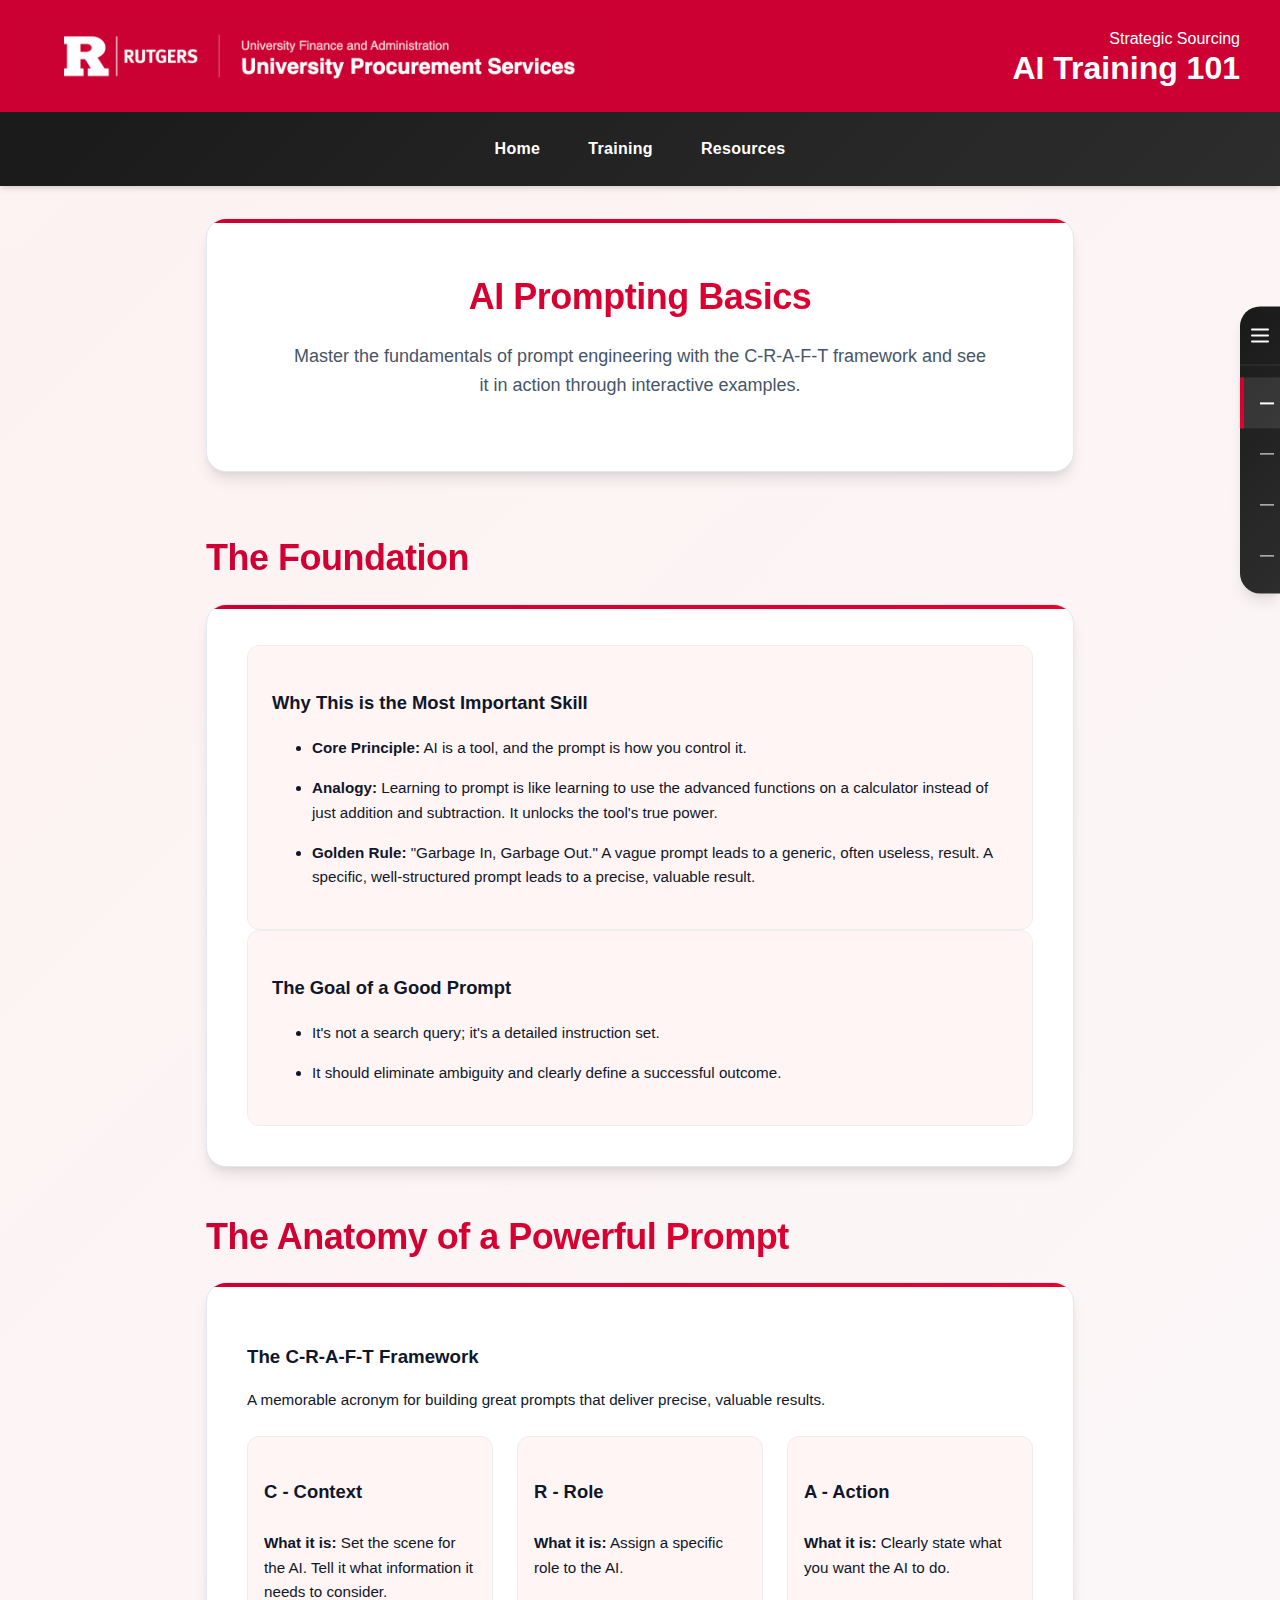
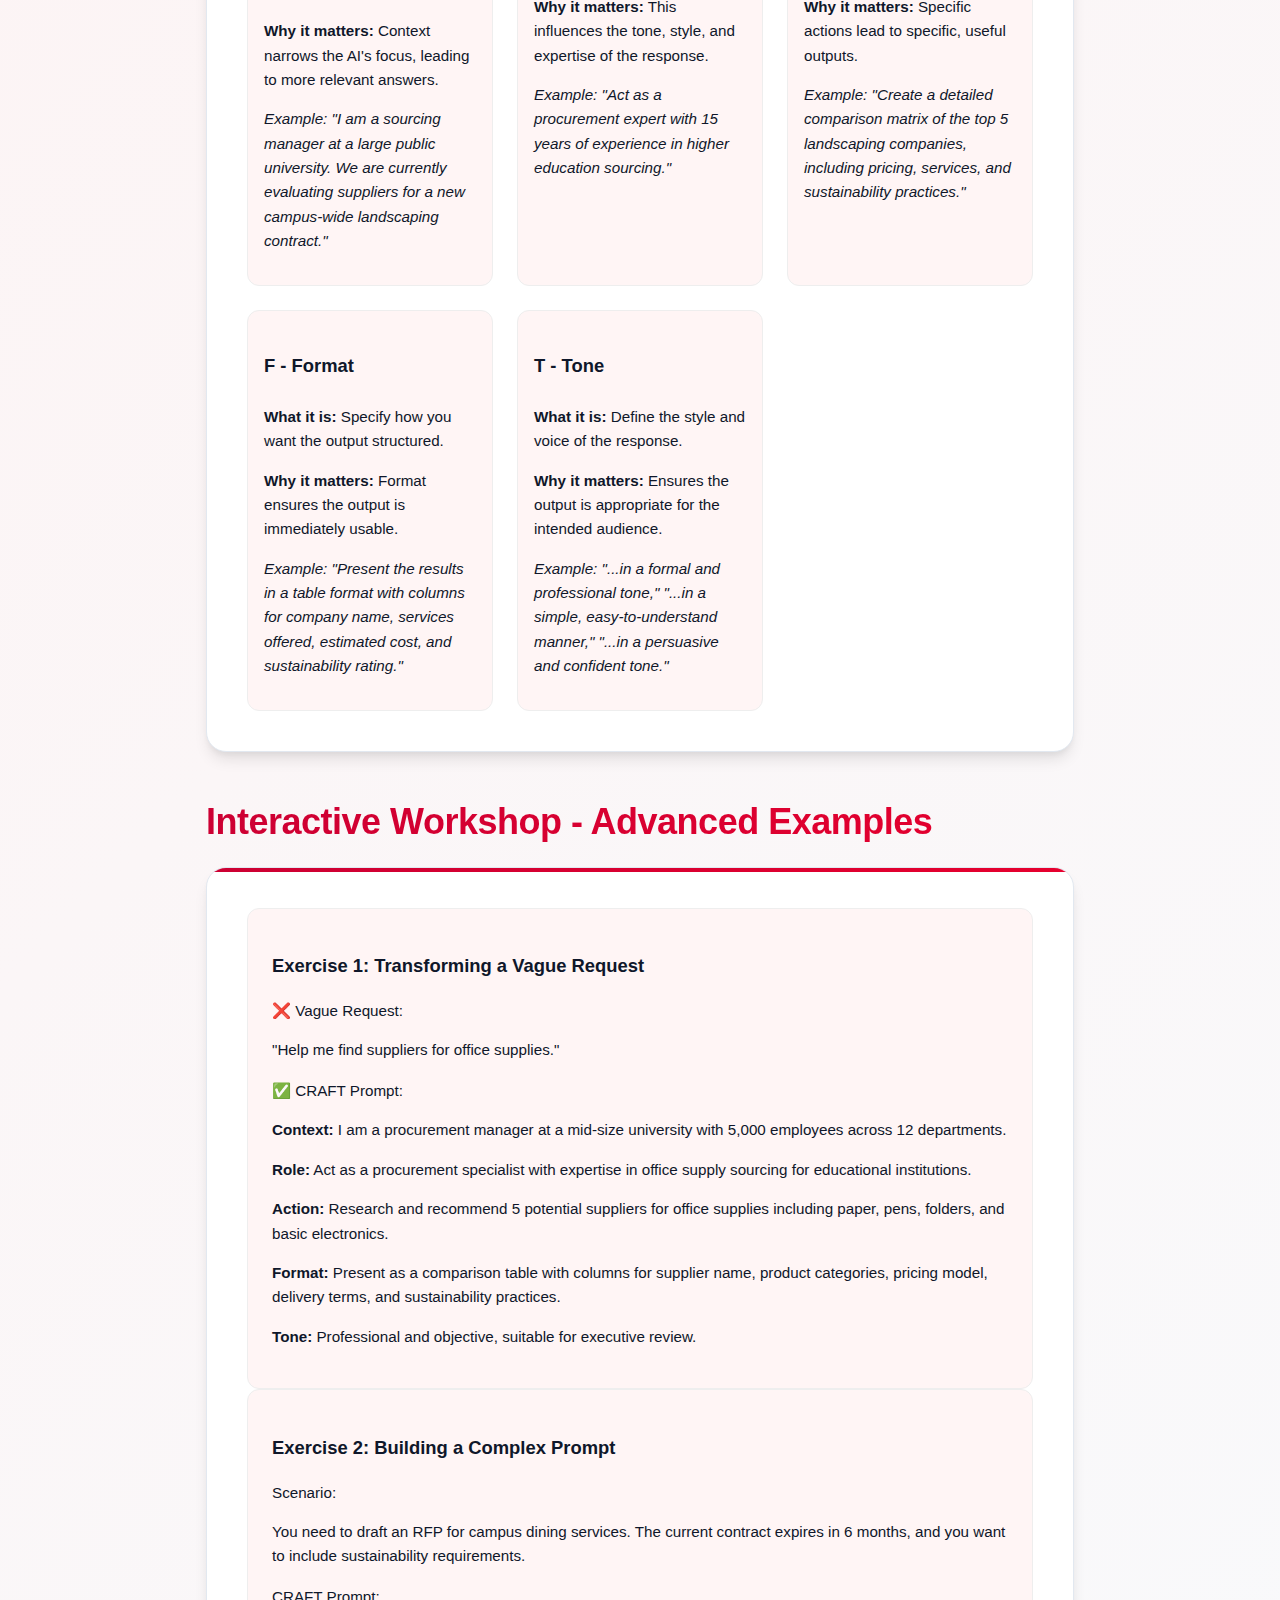
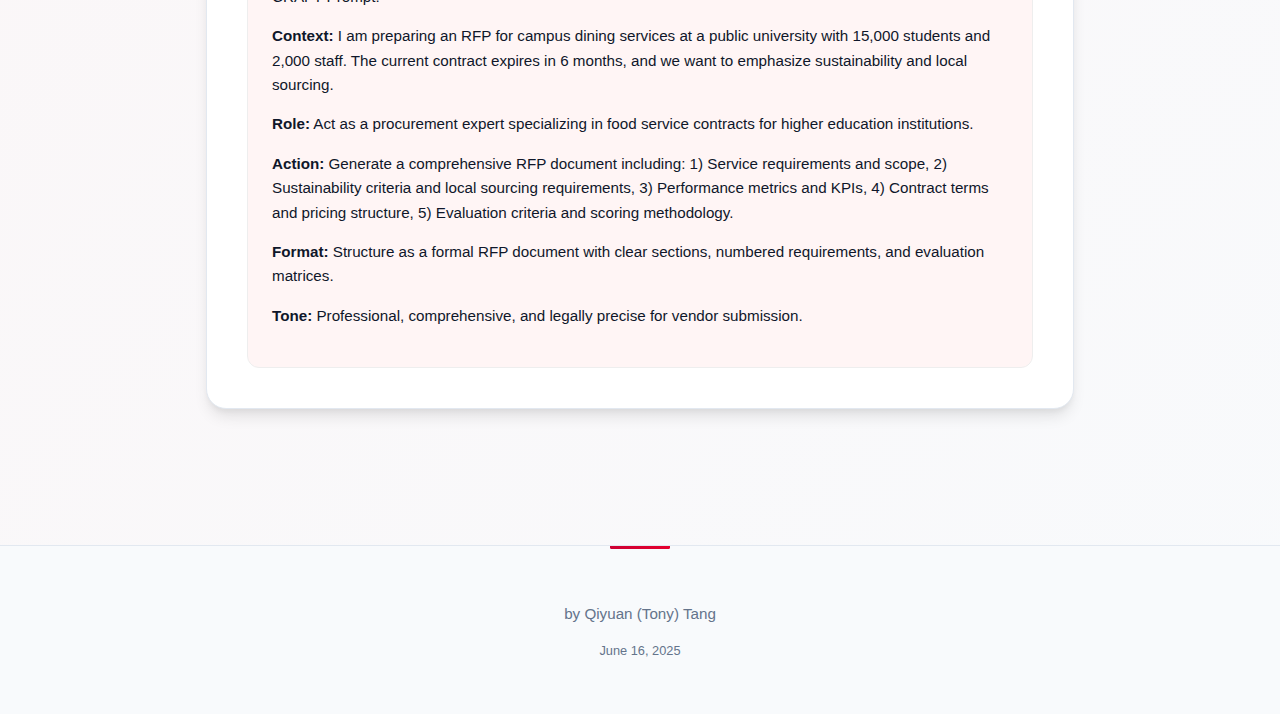
<file: pages/training-basics.html>
<!DOCTYPE html>
<html lang="en">
<head>
    <meta charset="UTF-8">
    <meta name="viewport" content="width=device-width, initial-scale=1.0">
    <title>Training Basics - AI Training for Strategic Sourcing</title>
    <link rel="icon" type="image/x-icon" href="../photo/favicon.ico">
    <link rel="stylesheet" href="../style.css">
</head>
<body>
    <!-- Header placeholder -->
    <div id="header-placeholder"></div>
    
    <div class="sidebar" id="sidebar">
        <div class="sidebar-trigger">
            <div class="sidebar-line"></div>
            <div class="sidebar-line"></div>
            <div class="sidebar-line"></div>
        </div>
        <nav class="sidebar-nav">
            <ul class="sidebar-list">
                <li><a href="#basics-overview" class="sidebar-link" data-section="basics-overview">
                    <div class="sidebar-line-item"></div>
                    <span class="sidebar-text">Basics Overview</span>
                </a></li>
                <li><a href="#foundation" class="sidebar-link" data-section="foundation">
                    <div class="sidebar-line-item"></div>
                    <span class="sidebar-text">Foundation</span>
                </a></li>
                <li><a href="#anatomy" class="sidebar-link" data-section="anatomy">
                    <div class="sidebar-line-item"></div>
                    <span class="sidebar-text">C-R-A-F-T Framework</span>
                </a></li>
                <li><a href="#workshop" class="sidebar-link" data-section="workshop">
                    <div class="sidebar-line-item"></div>
                    <span class="sidebar-text">Advanced Examples</span>
                </a></li>
            </ul>
        </nav>
    </div>
    
    <!-- Navbar placeholder -->
    <div id="navbar-placeholder"></div>
    
    <main class="main-content">
        <section id="basics-overview" class="section-card text-center mb-16 pt-8">
            <h1 class="section-title">AI Prompting Basics</h1>
            <p class="section-subtitle max-w-3xl mx-auto mb-8">Master the fundamentals of prompt engineering with the C-R-A-F-T framework and see it in action through interactive examples.</p>
        </section>
        
        <div class="space-y-12">
            <section id="foundation" class="scroll-mt-20">
                <h2 class="section-title">The Foundation</h2>
                <div class="section-card">
                    <div class="space-y-6">
                        <div class="bg-red-50 p-6 rounded-lg border">
                            <h3 class="font-bold text-lg mb-3">Why This is the Most Important Skill</h3>
                            <ul class="space-y-4 text-sm">
                                <li><strong>Core Principle:</strong> AI is a tool, and the prompt is how you control it.</li>
                                <li><strong>Analogy:</strong> Learning to prompt is like learning to use the advanced functions on a calculator instead of just addition and subtraction. It unlocks the tool's true power.</li>
                                <li><strong>Golden Rule:</strong> "Garbage In, Garbage Out." A vague prompt leads to a generic, often useless, result. A specific, well-structured prompt leads to a precise, valuable result.</li>
                            </ul>
                        </div>
                        <div class="bg-red-50 p-6 rounded-lg border">
                            <h3 class="font-bold text-lg mb-3">The Goal of a Good Prompt</h3>
                            <ul class="space-y-4 text-sm">
                                <li>It's not a search query; it's a detailed instruction set.</li>
                                <li>It should eliminate ambiguity and clearly define a successful outcome.</li>
                            </ul>
                        </div>
                    </div>
                </div>
            </section>

            <section id="anatomy" class="scroll-mt-20">
                <h2 class="section-title">The Anatomy of a Powerful Prompt</h2>
                <div class="section-card">
                    <div class="mb-6">
                        <h3 class="font-bold text-xl mb-4">The C-R-A-F-T Framework</h3>
                        <p class="text-sm mb-4">A memorable acronym for building great prompts that deliver precise, valuable results.</p>
                    </div>
                    <div class="grid md:grid-cols-2 gap-6">
                        <div class="bg-red-50 p-4 rounded-lg border">
                            <h4 class="font-bold text-lg mb-2">C - Context</h4>
                            <p class="text-sm mb-2"><strong>What it is:</strong> Set the scene for the AI. Tell it what information it needs to consider.</p>
                            <p class="text-sm mb-2"><strong>Why it matters:</strong> Context narrows the AI's focus, leading to more relevant answers.</p>
                            <p class="text-sm p-3 bg-white rounded"><em>Example: "I am a sourcing manager at a large public university. We are currently evaluating suppliers for a new campus-wide landscaping contract."</em></p>
                        </div>
                        <div class="bg-red-50 p-4 rounded-lg border">
                            <h4 class="font-bold text-lg mb-2">R - Role</h4>
                            <p class="text-sm mb-2"><strong>What it is:</strong> Assign a specific role to the AI.</p>
                            <p class="text-sm mb-2"><strong>Why it matters:</strong> This influences the tone, style, and expertise of the response.</p>
                            <p class="text-sm p-3 bg-white rounded"><em>Example: "Act as a procurement expert with 15 years of experience in higher education sourcing."</em></p>
                        </div>
                        <div class="bg-red-50 p-4 rounded-lg border">
                            <h4 class="font-bold text-lg mb-2">A - Action</h4>
                            <p class="text-sm mb-2"><strong>What it is:</strong> Clearly state what you want the AI to do.</p>
                            <p class="text-sm mb-2"><strong>Why it matters:</strong> Specific actions lead to specific, useful outputs.</p>
                            <p class="text-sm p-3 bg-white rounded"><em>Example: "Create a detailed comparison matrix of the top 5 landscaping companies, including pricing, services, and sustainability practices."</em></p>
                        </div>
                        <div class="bg-red-50 p-4 rounded-lg border">
                            <h4 class="font-bold text-lg mb-2">F - Format</h4>
                            <p class="text-sm mb-2"><strong>What it is:</strong> Specify how you want the output structured.</p>
                            <p class="text-sm mb-2"><strong>Why it matters:</strong> Format ensures the output is immediately usable.</p>
                            <p class="text-sm p-3 bg-white rounded"><em>Example: "Present the results in a table format with columns for company name, services offered, estimated cost, and sustainability rating."</em></p>
                        </div>
                        <div class="bg-red-50 p-4 rounded-lg border">
                            <h4 class="font-bold text-lg mb-2">T - Tone</h4>
                            <p class="text-sm mb-2"><strong>What it is:</strong> Define the style and voice of the response.</p>
                            <p class="text-sm mb-2"><strong>Why it matters:</strong> Ensures the output is appropriate for the intended audience.</p>
                            <p class="text-sm p-3 bg-white rounded"><em>Example: "...in a formal and professional tone," "...in a simple, easy-to-understand manner," "...in a persuasive and confident tone."</em></p>
                        </div>
                    </div>
                </div>
            </section>

            <section id="workshop" class="scroll-mt-20">
                <h2 class="section-title">Interactive Workshop - Advanced Examples</h2>
                <div class="section-card">
                    <div class="space-y-6">
                        <div class="bg-red-50 p-6 rounded-lg border">
                            <h3 class="font-bold text-lg mb-3">Exercise 1: Transforming a Vague Request</h3>
                            <div class="space-y-4">
                                <div>
                                    <p class="font-medium text-sm mb-2">❌ Vague Request:</p>
                                    <p class="text-sm p-3 bg-white rounded italic">"Help me find suppliers for office supplies."</p>
                                </div>
                                <div>
                                    <p class="font-medium text-sm mb-2">✅ CRAFT Prompt:</p>
                                    <div class="text-sm p-3 bg-white rounded">
                                        <p><strong>Context:</strong> I am a procurement manager at a mid-size university with 5,000 employees across 12 departments.</p>
                                        <p><strong>Role:</strong> Act as a procurement specialist with expertise in office supply sourcing for educational institutions.</p>
                                        <p><strong>Action:</strong> Research and recommend 5 potential suppliers for office supplies including paper, pens, folders, and basic electronics.</p>
                                        <p><strong>Format:</strong> Present as a comparison table with columns for supplier name, product categories, pricing model, delivery terms, and sustainability practices.</p>
                                        <p><strong>Tone:</strong> Professional and objective, suitable for executive review.</p>
                                    </div>
                                </div>
                            </div>
                        </div>
                        
                        <div class="bg-red-50 p-6 rounded-lg border">
                            <h3 class="font-bold text-lg mb-3">Exercise 2: Building a Complex Prompt</h3>
                            <div class="space-y-4">
                                <div>
                                    <p class="font-medium text-sm mb-2">Scenario:</p>
                                    <p class="text-sm mb-4">You need to draft an RFP for campus dining services. The current contract expires in 6 months, and you want to include sustainability requirements.</p>
                                </div>
                                <div>
                                    <p class="font-medium text-sm mb-2">CRAFT Prompt:</p>
                                    <div class="text-sm p-3 bg-white rounded">
                                        <p><strong>Context:</strong> I am preparing an RFP for campus dining services at a public university with 15,000 students and 2,000 staff. The current contract expires in 6 months, and we want to emphasize sustainability and local sourcing.</p>
                                        <p><strong>Role:</strong> Act as a procurement expert specializing in food service contracts for higher education institutions.</p>
                                        <p><strong>Action:</strong> Generate a comprehensive RFP document including: 1) Service requirements and scope, 2) Sustainability criteria and local sourcing requirements, 3) Performance metrics and KPIs, 4) Contract terms and pricing structure, 5) Evaluation criteria and scoring methodology.</p>
                                        <p><strong>Format:</strong> Structure as a formal RFP document with clear sections, numbered requirements, and evaluation matrices.</p>
                                        <p><strong>Tone:</strong> Professional, comprehensive, and legally precise for vendor submission.</p>
                                    </div>
                                </div>
                            </div>
                        </div>
                    </div>
                </div>
            </section>
        </div>
    </main>
    
    <!-- Footer placeholder -->
    <div id="footer-placeholder"></div>
    
    <script src="../js/components.js"></script>
    <script>
    document.addEventListener('DOMContentLoaded', () => {
        const navLinks = document.querySelectorAll('.navbar-link');
        navLinks.forEach(link => {
            link.addEventListener('click', (e) => {
                // Only prevent default for anchor links (same page)
                if (link.getAttribute('href').startsWith('#')) {
                    e.preventDefault();
                    const targetId = link.getAttribute('href');
                    document.querySelector(targetId).scrollIntoView({
                        behavior: 'smooth',
                        block: 'start'
                    });
                }
            });
        });

        // Sidebar functionality
        const sidebar = document.getElementById('sidebar');
        const sidebarTrigger = document.querySelector('.sidebar-trigger');
        const sidebarLinks = document.querySelectorAll('.sidebar-link');

        sidebarTrigger.addEventListener('click', () => {
            sidebar.classList.toggle('active');
        });

        // Close sidebar when clicking outside
        document.addEventListener('click', (e) => {
            if (!sidebar.contains(e.target) && sidebar.classList.contains('active')) {
                sidebar.classList.remove('active');
            }
        });

        // Handle sidebar navigation
        sidebarLinks.forEach(link => {
            link.addEventListener('click', (e) => {
                e.preventDefault();
                const targetId = link.getAttribute('href');
                const targetSection = document.querySelector(targetId);
                
                if (targetSection) {
                    targetSection.scrollIntoView({
                        behavior: 'smooth',
                        block: 'start'
                    });
                }
                
                // Update active state
                sidebarLinks.forEach(l => l.classList.remove('active'));
                link.classList.add('active');
            });
        });

        // Update active state based on scroll position
        function updateActiveSection() {
            const sections = ['basics-overview', 'foundation', 'anatomy', 'workshop'];
            const scrollPosition = window.scrollY + 100; // Offset for better detection
            
            for (let i = sections.length - 1; i >= 0; i--) {
                const section = document.getElementById(sections[i]);
                if (section && section.offsetTop <= scrollPosition) {
                    // Update sidebar active state
                    sidebarLinks.forEach(link => {
                        link.classList.remove('active');
                        if (link.getAttribute('data-section') === sections[i]) {
                            link.classList.add('active');
                        }
                    });
                    break;
                }
            }
        }

        // Listen for scroll events to update active section
        window.addEventListener('scroll', updateActiveSection);
        
        // Initial active state
        updateActiveSection();
    });
    </script>
</body>
</html>
</file>
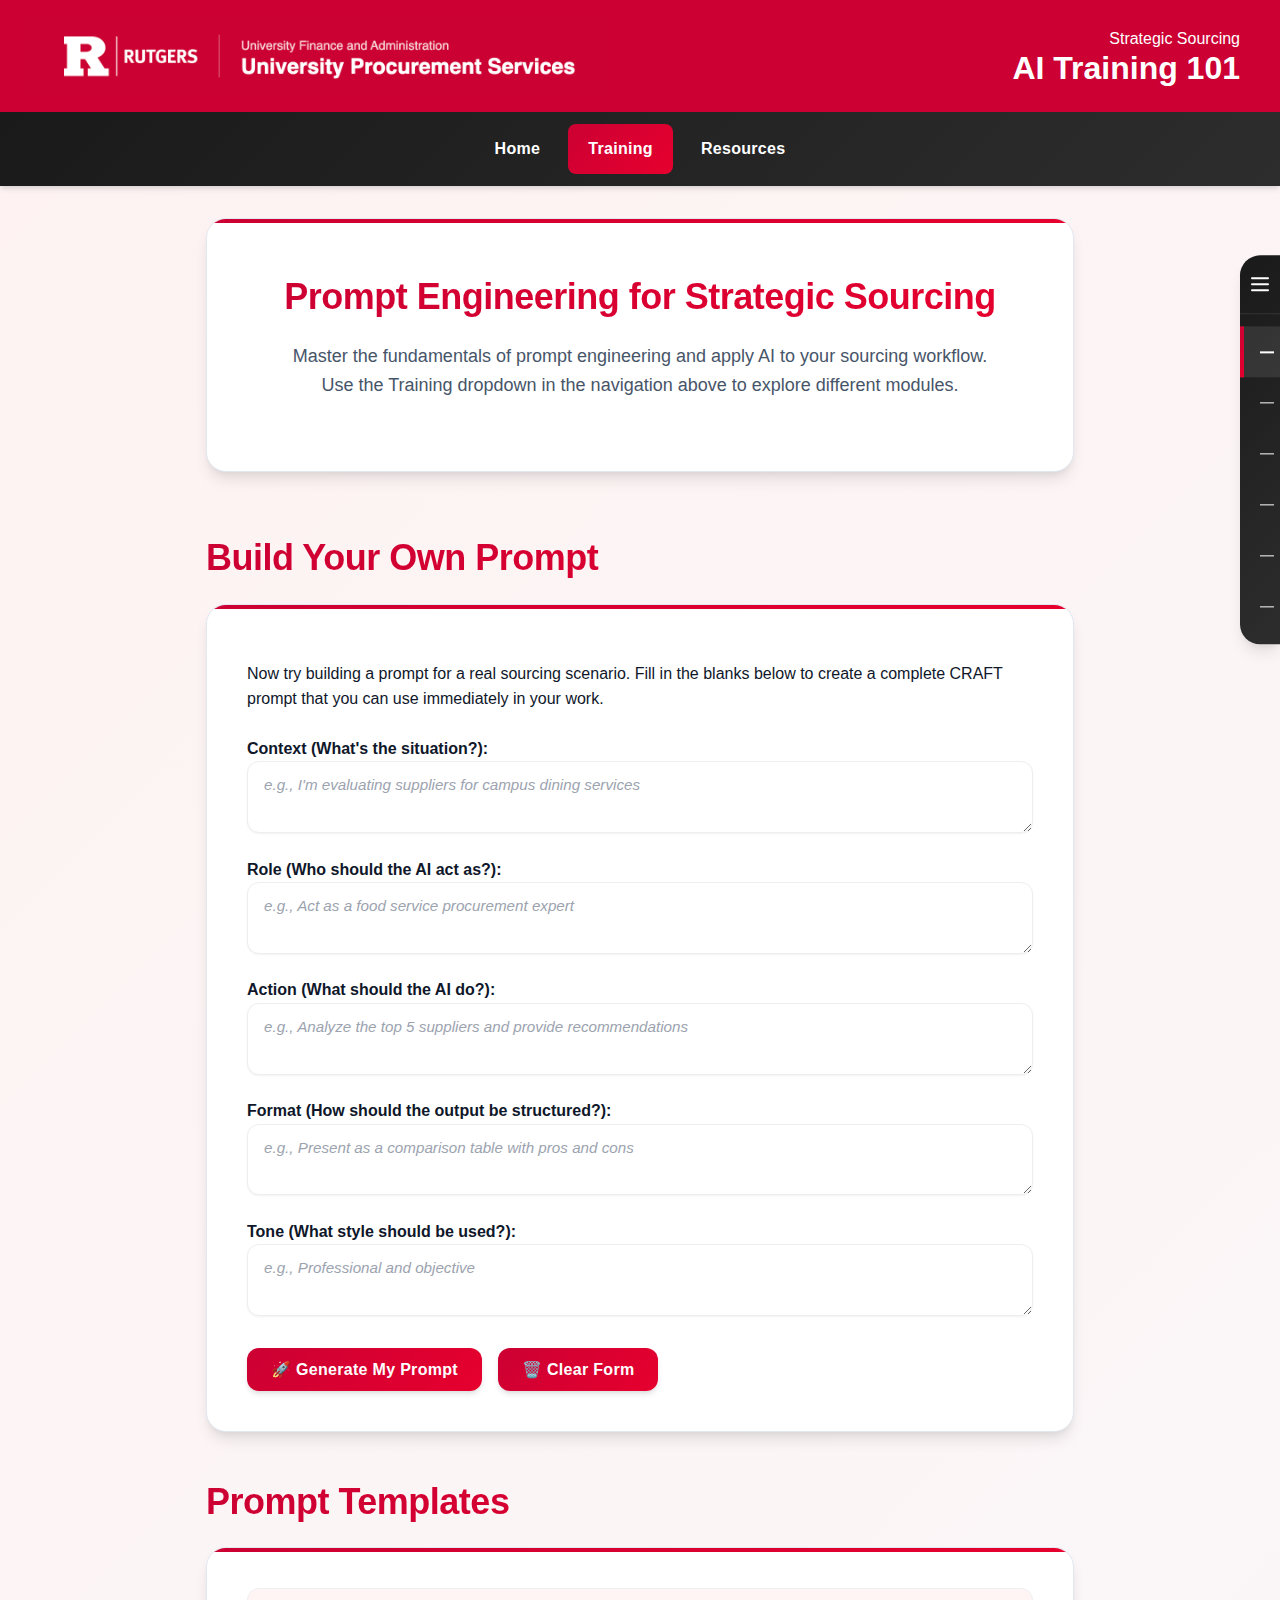
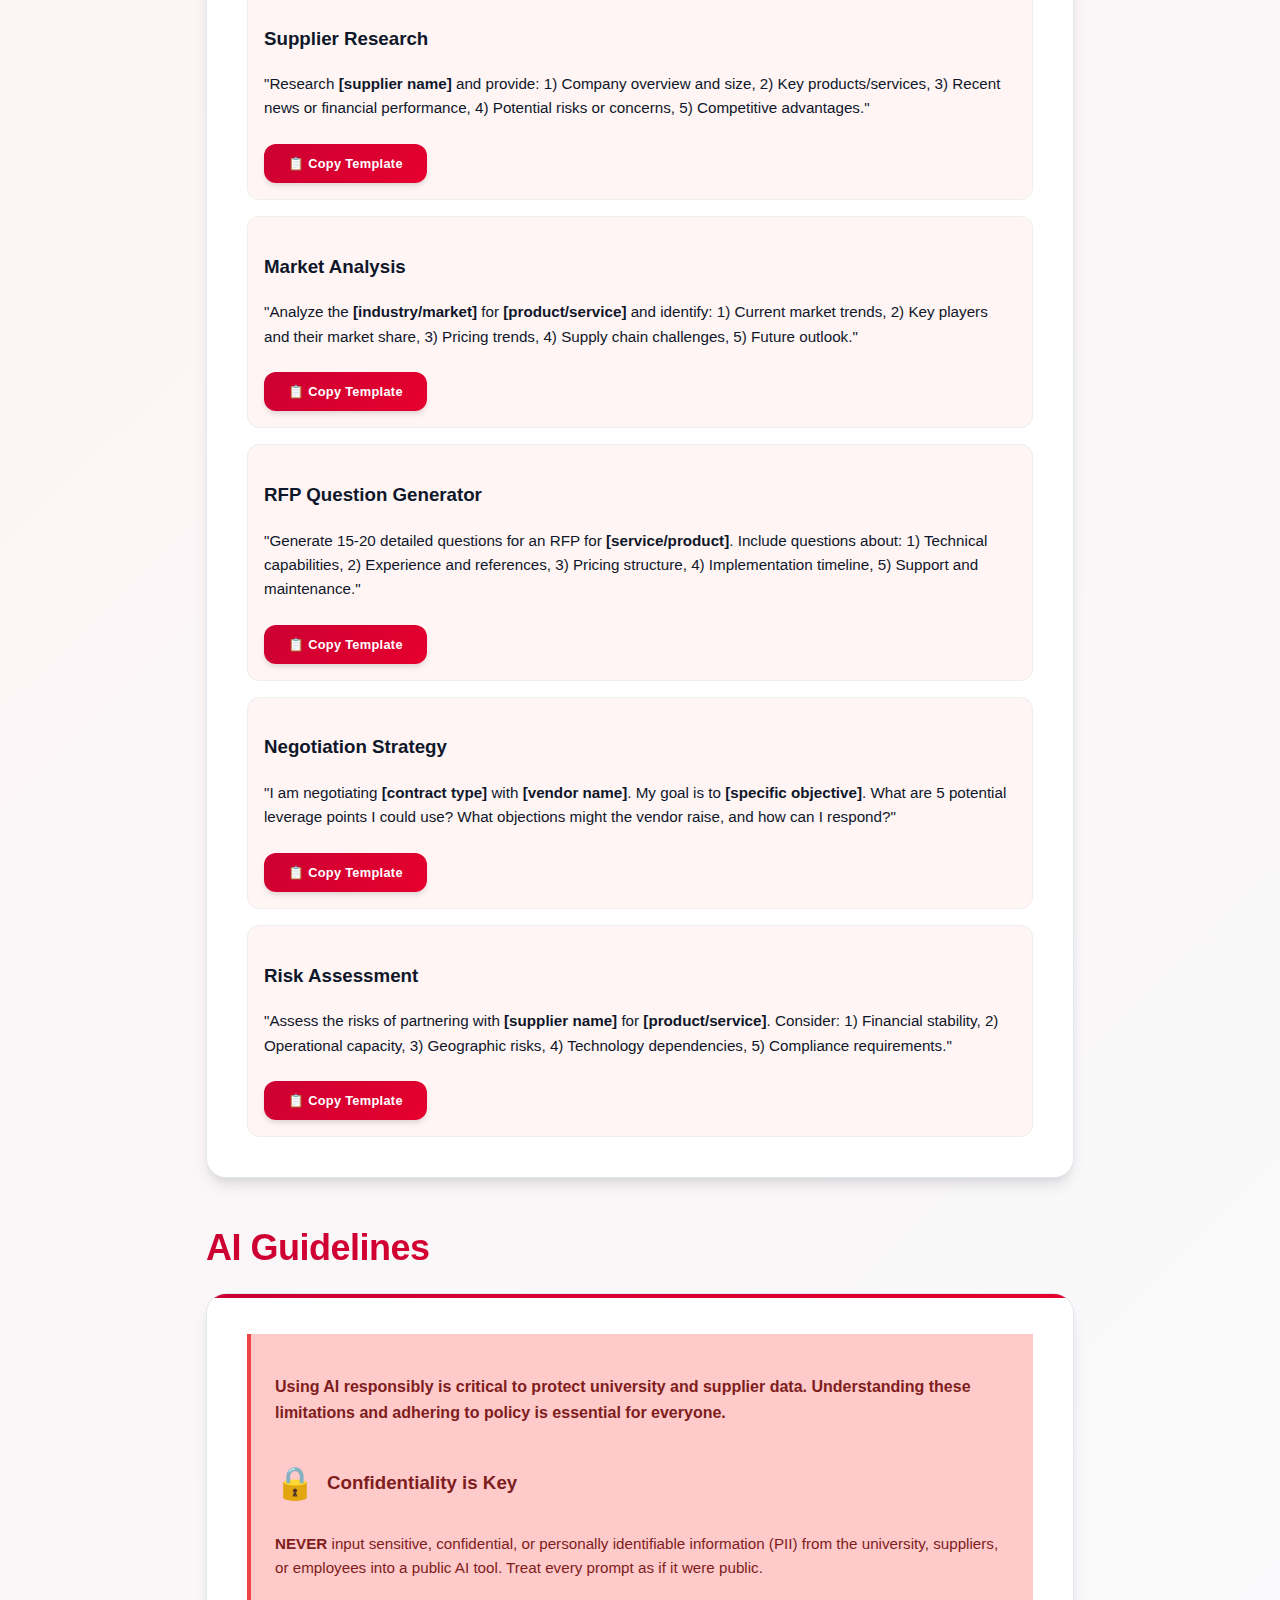
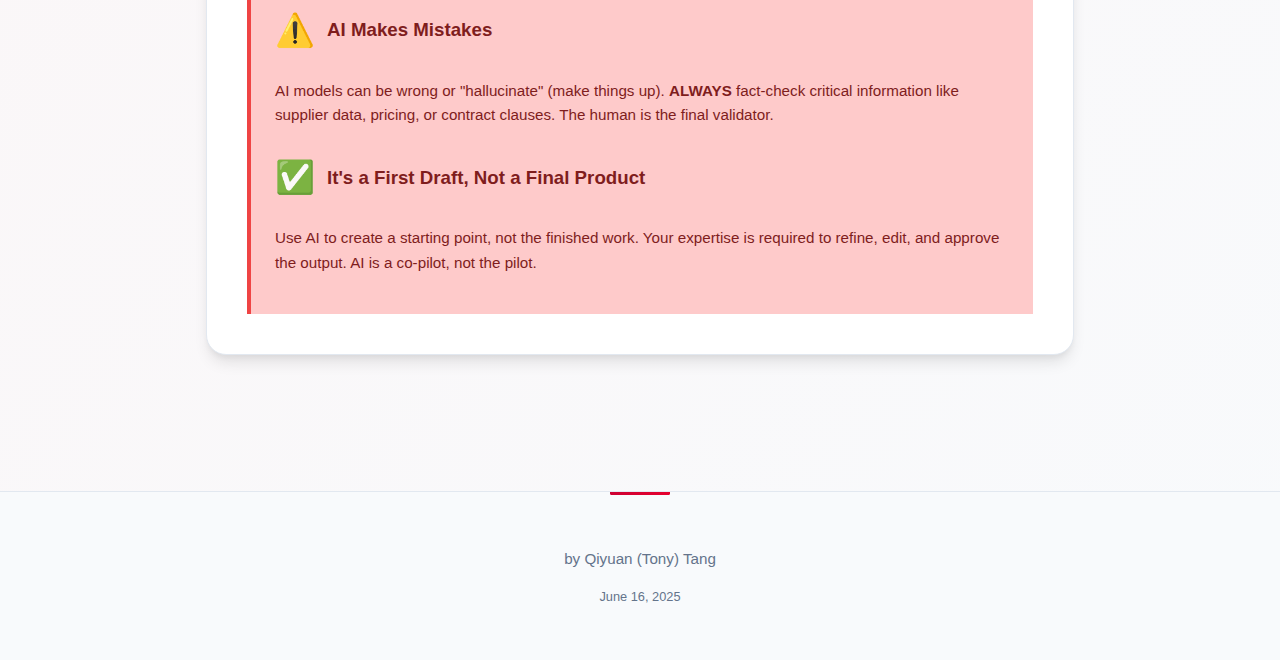
<file: pages/training.html>
<!DOCTYPE html>
<html lang="en">
<head>
    <meta charset="UTF-8">
    <meta name="viewport" content="width=device-width, initial-scale=1.0">
    <title>Training - AI Training for Strategic Sourcing</title>
    <link rel="stylesheet" href="../style.css">
</head>
<body>
    <!-- Header placeholder -->
    <div id="header-placeholder"></div>
    
    <div class="sidebar" id="sidebar">
        <div class="sidebar-trigger">
            <div class="sidebar-line"></div>
            <div class="sidebar-line"></div>
            <div class="sidebar-line"></div>
        </div>
        <nav class="sidebar-nav">
            <ul class="sidebar-list">
                <li><a href="#training" class="sidebar-link" data-section="training">
                    <div class="sidebar-line-item"></div>
                    <span class="sidebar-text">Training Overview</span>
                </a></li>
                <li><a href="training-basics.html" class="sidebar-link">
                    <div class="sidebar-line-item"></div>
                    <span class="sidebar-text">📚 Training Basics</span>
                </a></li>
                <li><a href="#practice" class="sidebar-link" data-section="practice">
                    <div class="sidebar-line-item"></div>
                    <span class="sidebar-text">Build Your Own Prompt</span>
                </a></li>
                <li><a href="#templates" class="sidebar-link" data-section="templates">
                    <div class="sidebar-line-item"></div>
                    <span class="sidebar-text">Prompt Templates</span>
                </a></li>
                <li><a href="training-applications.html" class="sidebar-link">
                    <div class="sidebar-line-item"></div>
                    <span class="sidebar-text">📊 Real-World Applications</span>
                </a></li>
                <li><a href="#guidelines" class="sidebar-link" data-section="guidelines">
                    <div class="sidebar-line-item"></div>
                    <span class="sidebar-text">AI Guidelines</span>
                </a></li>
            </ul>
        </nav>
    </div>
    
    <!-- Navbar placeholder -->
    <div id="navbar-placeholder"></div>
    
    <main class="main-content">
        <section id="training" class="section-card text-center mb-16 pt-8">
            <h1 class="section-title">Prompt Engineering for Strategic Sourcing</h1>
            <p class="section-subtitle max-w-3xl mx-auto mb-8">Master the fundamentals of prompt engineering and apply AI to your sourcing workflow. Use the Training dropdown in the navigation above to explore different modules.</p>
        </section>
        
        <div class="space-y-12">
            <!-- Part 3: Build Your Own Prompt -->
            <section id="practice" class="scroll-mt-20">
                <h2 class="section-title">Build Your Own Prompt</h2>
                <div class="section-card">
                    <p class="mb-6">Now try building a prompt for a real sourcing scenario. Fill in the blanks below to create a complete CRAFT prompt that you can use immediately in your work.</p>
                    
                    <div class="space-y-4">
                        <div>
                            <label class="block font-semibold mb-2">Context (What's the situation?):</label>
                            <textarea id="practice-context" class="practice-textarea w-full p-3 border border-gray-300 rounded-lg" placeholder="e.g., I'm evaluating suppliers for campus dining services"></textarea>
                        </div>
                        <div>
                            <label class="block font-semibold mb-2">Role (Who should the AI act as?):</label>
                            <textarea id="practice-role" class="practice-textarea w-full p-3 border border-gray-300 rounded-lg" placeholder="e.g., Act as a food service procurement expert"></textarea>
                        </div>
                        <div>
                            <label class="block font-semibold mb-2">Action (What should the AI do?):</label>
                            <textarea id="practice-action" class="practice-textarea w-full p-3 border border-gray-300 rounded-lg" placeholder="e.g., Analyze the top 5 suppliers and provide recommendations"></textarea>
                        </div>
                        <div>
                            <label class="block font-semibold mb-2">Format (How should the output be structured?):</label>
                            <textarea id="practice-format" class="practice-textarea w-full p-3 border border-gray-300 rounded-lg" placeholder="e.g., Present as a comparison table with pros and cons"></textarea>
                        </div>
                        <div>
                            <label class="block font-semibold mb-2">Tone (What style should be used?):</label>
                            <textarea id="practice-tone" class="practice-textarea w-full p-3 border border-gray-300 rounded-lg" placeholder="e.g., Professional and objective"></textarea>
                        </div>
                    </div>
                    
                    <div class="mt-6 flex space-x-4">
                        <button id="generate-practice-prompt" class="bg-red-600 text-white px-6 py-3 rounded-lg hover:bg-red-700 transition-colors font-semibold">
                            🚀 Generate My Prompt
                        </button>
                        <button id="clear-practice" class="bg-gray-500 text-white px-6 py-3 rounded-lg hover:bg-gray-600 transition-colors font-semibold">
                            🗑️ Clear Form
                        </button>
                    </div>
                    
                    <div id="practice-output" class="mt-6 hidden">
                        <h4 class="font-semibold mb-2">Your Complete CRAFT Prompt:</h4>
                        <div id="practice-prompt-text" class="bg-white p-4 rounded-lg border text-sm whitespace-pre-wrap"></div>
                        <button id="copy-prompt" class="mt-6 bg-green-600 text-white px-4 py-2 rounded hover:bg-green-700 transition-colors text-sm">
                            📋 Copy to Clipboard
                        </button>
                    </div>
                </div>
            </section>

            <!-- Prompt Templates Section -->
            <section id="templates" class="scroll-mt-20">
                <h2 class="section-title">Prompt Templates</h2>
                <div class="section-card">
                    <div class="space-y-4">
                        <div class="bg-red-50 p-4 rounded-lg border">
                            <h3 class="font-semibold mb-2">Supplier Research</h3>
                            <p class="text-sm p-3 bg-white rounded my-2">"Research <strong>[supplier name]</strong> and provide: 1) Company overview and size, 2) Key products/services, 3) Recent news or financial performance, 4) Potential risks or concerns, 5) Competitive advantages."</p>
                            <button class="copy-template-btn mt-2 text-xs bg-red-600 text-white px-3 py-1 rounded hover:bg-red-700 transition-colors" data-template="supplier-research">📋 Copy Template</button>
                        </div>
                        <div class="bg-red-50 p-4 rounded-lg border">
                            <h3 class="font-semibold mb-2">Market Analysis</h3>
                            <p class="text-sm p-3 bg-white rounded my-2">"Analyze the <strong>[industry/market]</strong> for <strong>[product/service]</strong> and identify: 1) Current market trends, 2) Key players and their market share, 3) Pricing trends, 4) Supply chain challenges, 5) Future outlook."</p>
                            <button class="copy-template-btn mt-2 text-xs bg-red-600 text-white px-3 py-1 rounded hover:bg-red-700 transition-colors" data-template="market-analysis">📋 Copy Template</button>
                        </div>
                        <div class="bg-red-50 p-4 rounded-lg border">
                            <h3 class="font-semibold mb-2">RFP Question Generator</h3>
                            <p class="text-sm p-3 bg-white rounded my-2">"Generate 15-20 detailed questions for an RFP for <strong>[service/product]</strong>. Include questions about: 1) Technical capabilities, 2) Experience and references, 3) Pricing structure, 4) Implementation timeline, 5) Support and maintenance."</p>
                            <button class="copy-template-btn mt-2 text-xs bg-red-600 text-white px-3 py-1 rounded hover:bg-red-700 transition-colors" data-template="rfp-generator">📋 Copy Template</button>
                        </div>
                        <div class="bg-red-50 p-4 rounded-lg border">
                            <h3 class="font-semibold mb-2">Negotiation Strategy</h3>
                            <p class="text-sm p-3 bg-white rounded my-2">"I am negotiating <strong>[contract type]</strong> with <strong>[vendor name]</strong>. My goal is to <strong>[specific objective]</strong>. What are 5 potential leverage points I could use? What objections might the vendor raise, and how can I respond?"</p>
                            <button class="copy-template-btn mt-2 text-xs bg-red-600 text-white px-3 py-1 rounded hover:bg-red-700 transition-colors" data-template="negotiation-strategy">📋 Copy Template</button>
                        </div>
                        <div class="bg-red-50 p-4 rounded-lg border">
                            <h3 class="font-semibold mb-2">Risk Assessment</h3>
                            <p class="text-sm p-3 bg-white rounded my-2">"Assess the risks of partnering with <strong>[supplier name]</strong> for <strong>[product/service]</strong>. Consider: 1) Financial stability, 2) Operational capacity, 3) Geographic risks, 4) Technology dependencies, 5) Compliance requirements."</p>
                            <button class="copy-template-btn mt-2 text-xs bg-red-600 text-white px-3 py-1 rounded hover:bg-red-700 transition-colors" data-template="risk-assessment">📋 Copy Template</button>
                        </div>
                    </div>
                </div>
            </section>

            <!-- Part 8: AI Guidelines -->
            <section id="guidelines" class="scroll-mt-20">
                <h2 class="section-title">AI Guidelines</h2>
                <div class="section-card">
                    <div class="bg-red-200 border-l-4 border-red-500 text-red-900 p-6 rounded-r-lg">
                        <p class="mb-6 font-semibold">Using AI responsibly is critical to protect university and supplier data. Understanding these limitations and adhering to policy is essential for everyone.</p>
                        <div class="space-y-4">
                            <div>
                                <div class="ai-guideline-header mb-1">
                                    <span class="emoji">🔒</span>
                                    <h3 class="font-bold">Confidentiality is Key</h3>
                                </div>
                                <p class="text-sm"><strong>NEVER</strong> input sensitive, confidential, or personally identifiable information (PII) from the university, suppliers, or employees into a public AI tool. Treat every prompt as if it were public.</p>
                            </div>
                            <div>
                                <div class="ai-guideline-header mb-1">
                                    <span class="emoji">⚠️</span>
                                    <h3 class="font-bold">AI Makes Mistakes</h3>
                                </div>
                                <p class="text-sm">AI models can be wrong or "hallucinate" (make things up). <strong>ALWAYS</strong> fact-check critical information like supplier data, pricing, or contract clauses. The human is the final validator.</p>
                            </div>
                            <div>
                                <div class="ai-guideline-header mb-1">
                                    <span class="emoji">✅</span>
                                    <h3 class="font-bold">It's a First Draft, Not a Final Product</h3>
                                </div>
                                <p class="text-sm">Use AI to create a starting point, not the finished work. Your expertise is required to refine, edit, and approve the output. AI is a co-pilot, not the pilot.</p>
                            </div>
                        </div>
                    </div>
                </div>
            </section>
        </div>
    </main>
    
    <!-- Footer placeholder -->
    <div id="footer-placeholder"></div>
    
    <script src="../js/components.js"></script>
    <script>
    document.addEventListener('DOMContentLoaded', () => {
        const navLinks = document.querySelectorAll('.navbar-link');
        navLinks.forEach(link => {
            link.addEventListener('click', (e) => {
                // Only prevent default for anchor links (same page)
                if (link.getAttribute('href').startsWith('#')) {
                    e.preventDefault();
                    const targetId = link.getAttribute('href');
                    document.querySelector(targetId).scrollIntoView({
                        behavior: 'smooth',
                        block: 'start'
                    });
                }
            });
        });

        // Sidebar functionality
        const sidebar = document.getElementById('sidebar');
        const sidebarTrigger = document.querySelector('.sidebar-trigger');
        const sidebarLinks = document.querySelectorAll('.sidebar-link');

        sidebarTrigger.addEventListener('click', () => {
            sidebar.classList.toggle('active');
        });

        // Close sidebar when clicking outside
        document.addEventListener('click', (e) => {
            if (!sidebar.contains(e.target) && sidebar.classList.contains('active')) {
                sidebar.classList.remove('active');
            }
        });

        // Handle sidebar navigation
        sidebarLinks.forEach(link => {
            link.addEventListener('click', (e) => {
                e.preventDefault();
                const targetId = link.getAttribute('href');
                const targetSection = document.querySelector(targetId);
                
                if (targetSection) {
                    targetSection.scrollIntoView({
                        behavior: 'smooth',
                        block: 'start'
                    });
                }
                
                // Update active state
                sidebarLinks.forEach(l => l.classList.remove('active'));
                link.classList.add('active');
            });
        });

        // Update active state based on scroll position
        function updateActiveSection() {
            const sections = ['training', 'practice', 'templates', 'guidelines'];
            const scrollPosition = window.scrollY + 100; // Offset for better detection
            
            for (let i = sections.length - 1; i >= 0; i--) {
                const section = document.getElementById(sections[i]);
                if (section && section.offsetTop <= scrollPosition) {
                    // Update sidebar active state
                    sidebarLinks.forEach(link => {
                        link.classList.remove('active');
                        if (link.getAttribute('data-section') === sections[i]) {
                            link.classList.add('active');
                        }
                    });
                    break;
                }
            }
        }

        // Listen for scroll events to update active section
        window.addEventListener('scroll', updateActiveSection);
        
        // Initial active state
        updateActiveSection();

        // Practice exercise functionality
        const generatePracticeBtn = document.getElementById('generate-practice-prompt');
        const clearPracticeBtn = document.getElementById('clear-practice');
        const practiceOutput = document.getElementById('practice-output');
        const practicePromptText = document.getElementById('practice-prompt-text');
        const copyPromptBtn = document.getElementById('copy-prompt');

        if (generatePracticeBtn) {
            generatePracticeBtn.addEventListener('click', () => {
                const context = document.getElementById('practice-context').value.trim();
                const role = document.getElementById('practice-role').value.trim();
                const action = document.getElementById('practice-action').value.trim();
                const format = document.getElementById('practice-format').value.trim();
                const tone = document.getElementById('practice-tone').value.trim();

                if (!context || !role || !action || !format || !tone) {
                    alert('Please fill in all fields to generate your prompt!');
                    return;
                }

                const completePrompt = `${context}\n\n${role}\n\n${action}\n\n${format}\n\n${tone}`;
                practicePromptText.textContent = completePrompt;
                practiceOutput.classList.remove('hidden');
            });
        }

        if (clearPracticeBtn) {
            clearPracticeBtn.addEventListener('click', () => {
                document.getElementById('practice-context').value = '';
                document.getElementById('practice-role').value = '';
                document.getElementById('practice-action').value = '';
                document.getElementById('practice-format').value = '';
                document.getElementById('practice-tone').value = '';
                practiceOutput.classList.add('hidden');
            });
        }

        if (copyPromptBtn) {
            copyPromptBtn.addEventListener('click', () => {
                const promptText = practicePromptText.textContent;
                navigator.clipboard.writeText(promptText).then(() => {
                    copyPromptBtn.textContent = '✅ Copied!';
                    copyPromptBtn.style.backgroundColor = '#059669';
                    setTimeout(() => {
                        copyPromptBtn.textContent = '📋 Copy to Clipboard';
                        copyPromptBtn.style.backgroundColor = '';
                    }, 2000);
                }).catch(() => {
                    // Fallback for older browsers
                    const textArea = document.createElement('textarea');
                    textArea.value = promptText;
                    document.body.appendChild(textArea);
                    textArea.select();
                    document.execCommand('copy');
                    document.body.removeChild(textArea);
                    
                    copyPromptBtn.textContent = '✅ Copied!';
                    copyPromptBtn.style.backgroundColor = '#059669';
                    setTimeout(() => {
                        copyPromptBtn.textContent = '📋 Copy to Clipboard';
                        copyPromptBtn.style.backgroundColor = '';
                    }, 2000);
                });
            });
        }

        // Copy template functionality
        const copyButtons = document.querySelectorAll('.copy-template-btn');
        copyButtons.forEach(button => {
            button.addEventListener('click', () => {
                const templateType = button.getAttribute('data-template');
                const templates = {
                    'supplier-research': {
                        title: 'Supplier Research Template',
                        content: `Research [supplier name] and provide:
1) Company overview and size
2) Key products/services
3) Recent news or financial performance
4) Potential risks or concerns
5) Competitive advantages

Additional context: [Add any specific requirements or focus areas]`
                    },
                    'market-analysis': {
                        title: 'Market Analysis Template',
                        content: `Analyze the [industry/market] for [product/service] and identify:
1) Current market trends
2) Key players and their market share
3) Pricing trends
4) Supply chain challenges
5) Future outlook

Additional context: [Add any specific requirements or focus areas]`
                    },
                    'rfp-generator': {
                        title: 'RFP Question Generator Template',
                        content: `Generate 15-20 detailed questions for an RFP for [service/product]. Include questions about:
1) Technical capabilities
2) Experience and references
3) Pricing structure
4) Implementation timeline
5) Support and maintenance

Additional context: [Add any specific requirements or focus areas]`
                    },
                    'negotiation-strategy': {
                        title: 'Negotiation Strategy Template',
                        content: `I am negotiating [contract type] with [vendor name]. My goal is to [specific objective].

What are 5 potential leverage points I could use? What objections might the vendor raise, and how can I respond?

Additional context: [Add any specific requirements or focus areas]`
                    },
                    'risk-assessment': {
                        title: 'Risk Assessment Template',
                        content: `Assess the risks of partnering with [supplier name] for [product/service]. Consider:
1) Financial stability
2) Operational capacity
3) Geographic risks
4) Technology dependencies
5) Compliance requirements

Additional context: [Add any specific requirements or focus areas]`
                    }
                };

                const template = templates[templateType];
                if (template) {
                    // Copy to clipboard
                    navigator.clipboard.writeText(template.content).then(() => {
                        // Show success message
                        button.textContent = '✅ Copied!';
                        button.style.backgroundColor = '#059669';
                        setTimeout(() => {
                            button.textContent = '📋 Copy Template';
                            button.style.backgroundColor = '';
                        }, 2000);
                    }).catch(() => {
                        // Fallback for older browsers
                        const textArea = document.createElement('textarea');
                        textArea.value = template.content;
                        document.body.appendChild(textArea);
                        textArea.select();
                        document.execCommand('copy');
                        document.body.removeChild(textArea);
                        
                        // Show success message
                        button.textContent = '✅ Copied!';
                        button.style.backgroundColor = '#059669';
                        setTimeout(() => {
                            button.textContent = '📋 Copy Template';
                            button.style.backgroundColor = '';
                        }, 2000);
                    });
                }
            });
        });
    });
    </script>
</body>
</html>
</file>
<file: style.css>
/* Root palette - Enhanced with modern gradients and improved contrast */
:root {
  --rutgers-red: #cc0033;
  --rutgers-red-gradient: linear-gradient(135deg, #cc0033 0%, #e6002e 100%);
  --rutgers-dark: #1a1a1a;
  --rutgers-dark-gradient: linear-gradient(135deg, #1a1a1a 0%, #2d2d2d 100%);
  --rutgers-light: #ffffff;
  --rutgers-gray: #6b7280;
  --rutgers-red-50: #fef2f2;
  --rutgers-red-100: #fee2e2;
  --rutgers-red-200: #fecaca;
  --rutgers-red-300: #fca5a5;
  --rutgers-red-400: #f87171;
  --rutgers-red-500: #ef4444;
  --rutgers-red-600: #dc2626;
  --rutgers-red-700: #b91c1c;
  --rutgers-red-800: #991b1b;
  --rutgers-red-900: #7f1d1d;
  
  /* Modern color additions */
  --surface-primary: #ffffff;
  --surface-secondary: #f8fafc;
  --surface-tertiary: #f1f5f9;
  --border-light: #e2e8f0;
  --border-medium: #cbd5e1;
  --text-primary: #0f172a;
  --text-secondary: #475569;
  --text-tertiary: #64748b;
  --shadow-sm: 0 1px 2px 0 rgba(0, 0, 0, 0.05);
  --shadow-md: 0 4px 6px -1px rgba(0, 0, 0, 0.1), 0 2px 4px -1px rgba(0, 0, 0, 0.06);
  --shadow-lg: 0 10px 15px -3px rgba(0, 0, 0, 0.1), 0 4px 6px -2px rgba(0, 0, 0, 0.05);
  --shadow-xl: 0 20px 25px -5px rgba(0, 0, 0, 0.1), 0 10px 10px -5px rgba(0, 0, 0, 0.04);
}

body {
  background: linear-gradient(135deg, var(--rutgers-red-50) 0%, var(--surface-secondary) 100%);
  font-family: 'Inter', -apple-system, BlinkMacSystemFont, 'Segoe UI', Roboto, sans-serif;
  margin: 0;
  padding: 0;
  box-sizing: border-box;
  line-height: 1.6;
  color: var(--text-primary);
  font-weight: 400;
  -webkit-font-smoothing: antialiased;
  -moz-osx-font-smoothing: grayscale;
}

*, *::before, *::after {
  box-sizing: border-box;
}

.header {
  background: var(--rutgers-red);
  color: #fff;
  display: flex;
  align-items: center;
  padding: 1rem 0 1rem 0;
}

.header-logo {
  height: 80px;
  width: auto;
  margin-left: 1.5rem;
  margin-right: 2rem;
  display: inline-block;
  vertical-align: middle;
}

.header-text {
  text-align: right;
  width: 100%;
  padding-right: 2.5rem;
}

.header-text .subtitle {
  font-size: 1rem;
}

.header-text .title {
  font-size: 1.25rem;
  font-weight: bold;
  line-height: 1.1;
}
@media (min-width: 768px) {
  .header-text .title {
    font-size: 2rem;
  }
}

.navbar {
  background: var(--rutgers-dark-gradient);
  box-shadow: var(--shadow-md);
  position: relative;
  z-index: 10;
}

.navbar-list {
  display: flex;
  justify-content: center;
  align-items: center;
  gap: 0.5rem;
  padding: 0.75rem 0;
  list-style: none;
  margin: 0;
}

.navbar-link {
  color: #fff;
  text-decoration: none;
  padding: 0.75rem 1.25rem;
  border-radius: 0.5rem;
  font-size: 1rem;
  font-weight: 600;
  transition: all 0.3s ease;
  display: block;
  position: relative;
  letter-spacing: 0.3px;
}

.navbar-link::before {
  content: '';
  position: absolute;
  top: 0;
  left: 0;
  right: 0;
  bottom: 0;
  background: var(--rutgers-red-gradient);
  border-radius: 0.5rem;
  opacity: 0;
  transition: opacity 0.3s ease;
  z-index: -1;
}

.navbar-link:hover::before,
.navbar-link.active::before {
  opacity: 1;
}

.navbar-link:hover {
  transform: translateY(-1px);
  box-shadow: 0 4px 8px rgba(204, 0, 51, 0.3);
}

/* Navbar Dropdown Styles */
.navbar-dropdown {
  position: relative;
}

.navbar-dropdown-toggle {
  display: flex;
  align-items: center;
  gap: 0.5rem;
}

.navbar-dropdown-icon {
  width: 1rem;
  height: 1rem;
  transition: transform 0.2s;
}

.navbar-dropdown:hover .navbar-dropdown-icon {
  transform: rotate(180deg);
}

.navbar-dropdown-menu {
  position: absolute;
  top: 100%;
  left: 0;
  background: var(--surface-primary);
  border-radius: 0.75rem;
  box-shadow: var(--shadow-xl);
  min-width: 250px;
  opacity: 0;
  visibility: hidden;
  transform: translateY(-10px);
  transition: all 0.3s cubic-bezier(0.4, 0, 0.2, 1);
  z-index: 1000;
  list-style: none;
  margin: 0;
  padding: 0.75rem 0;
  border: 1px solid var(--border-light);
}

.navbar-dropdown:hover .navbar-dropdown-menu {
  opacity: 1;
  visibility: visible;
  transform: translateY(0);
}

.navbar-dropdown-link {
  display: block;
  padding: 0.75rem 1.25rem;
  color: var(--text-primary);
  text-decoration: none;
  font-size: 0.95rem;
  font-weight: 500;
  transition: all 0.2s ease;
  border-radius: 0.5rem;
  margin: 0 0.5rem;
}

.navbar-dropdown-link:hover {
  background: var(--rutgers-red-50);
  color: var(--rutgers-red-700);
  transform: translateX(4px);
}

.main-content {
  max-width: 900px;
  width: 90%;
  margin: 0 auto;
  padding: 2rem 1rem;
}

/* AI Articles Section Styles */
.articles-grid {
  display: grid;
  grid-template-columns: repeat(auto-fit, minmax(300px, 1fr));
  gap: 2rem;
  margin-bottom: 2rem;
}

.article-card {
  background: var(--surface-primary);
  border-radius: 1rem;
  box-shadow: var(--shadow-md);
  overflow: hidden;
  transition: all 0.3s cubic-bezier(0.4, 0, 0.2, 1);
  border: 1px solid var(--border-light);
  position: relative;
}

.article-card::before {
  content: '';
  position: absolute;
  top: 0;
  left: 0;
  right: 0;
  height: 3px;
  background: var(--rutgers-red-gradient);
  opacity: 0;
  transition: opacity 0.3s ease;
}

.article-card:hover::before {
  opacity: 1;
}

.article-card:hover {
  transform: translateY(-4px);
  box-shadow: var(--shadow-xl);
}

.article-image {
  position: relative;
  height: 200px;
  overflow: hidden;
}

.article-img {
  width: 100%;
  height: 100%;
  object-fit: cover;
  transition: transform 0.3s;
}

.article-card:hover .article-img {
  transform: scale(1.05);
}


.article-content {
  padding: 1.75rem;
}

.article-title {
  font-size: 1.25rem;
  font-weight: 700;
  color: var(--text-primary);
  margin-bottom: 0.75rem;
  line-height: 1.3;
  letter-spacing: -0.2px;
}

.article-excerpt {
  color: var(--text-secondary);
  font-size: 0.95rem;
  line-height: 1.6;
  margin-bottom: 1rem;
}

.article-meta {
  display: flex;
  justify-content: space-between;
  align-items: center;
  margin-bottom: 1rem;
  font-size: 0.85rem;
  color: var(--text-tertiary);
}

.article-date {
  font-weight: 600;
}

.article-source {
  font-style: italic;
  font-weight: 500;
}

.article-link {
  display: inline-flex;
  align-items: center;
  color: var(--rutgers-red);
  text-decoration: none;
  font-weight: 600;
  font-size: 0.9rem;
  transition: all 0.2s ease;
  padding: 0.5rem 1rem;
  border-radius: 0.5rem;
  background: var(--rutgers-red-50);
}

.article-link:hover {
  color: var(--rutgers-red-700);
  background: var(--rutgers-red-100);
  transform: translateX(2px);
}

.section-card {
  background: var(--surface-primary);
  border-radius: 1.25rem;
  box-shadow: var(--shadow-lg);
  padding: 2.5rem;
  margin-bottom: 2.5rem;
  border: 1px solid var(--border-light);
  width: 100%;
  max-width: 100%;
  position: relative;
  overflow: hidden;
  transition: all 0.3s ease;
}

.section-card::before {
  content: '';
  position: absolute;
  top: 0;
  left: 0;
  right: 0;
  height: 4px;
  background: var(--rutgers-red-gradient);
}

.section-card:hover {
  transform: translateY(-2px);
  box-shadow: var(--shadow-xl);
}

.section-title {
  color: var(--rutgers-red);
  font-size: 2.25rem;
  font-weight: 800;
  margin-bottom: 1.5rem;
  letter-spacing: -0.5px;
  line-height: 1.2;
  background: var(--rutgers-red-gradient);
  -webkit-background-clip: text;
  -webkit-text-fill-color: transparent;
  background-clip: text;
}

.section-subtitle {
  color: var(--text-secondary);
  font-size: 1.125rem;
  margin-bottom: 1.5rem;
  font-weight: 500;
  line-height: 1.6;
}

@media (max-width: 600px) {
  .section-title {
    font-size: 1.5rem;
  }
}

.chart-container {
  position: relative;
  width: 100%;
  max-width: 900px;
  margin: 0 auto 2rem auto;
  height: 250px;
  max-height: 300px;
}
@media (min-width: 768px) {
  .chart-container {
    height: 300px;
    max-height: 350px;
  }
}

.bg-red-200 { background: var(--rutgers-red-200); }
.bg-red-50 { background: #fff5f5; }
.border-red-200 { border-color: var(--rutgers-red-200); }
.text-red-700 { color: var(--rutgers-red-700); }
.text-red-900 { color: var(--rutgers-red-900); }

.rounded-lg { border-radius: 0.75rem; }
.rounded-xl { border-radius: 1rem; }
.shadow-lg { box-shadow: 0 2px 8px rgba(0,0,0,0.08); }

.flex { display: flex; }
.items-center { align-items: center; }
.items-start { align-items: flex-start; }
.space-y-4 > * + * { margin-top: 1rem; }
.space-y-12 > * + * { margin-top: 3rem; }

.text-center { text-align: center; }
.text-sm { font-size: 0.95rem; }
.text-lg { font-size: 1.15rem; }
.text-xs { font-size: 0.8rem; }
.font-bold { font-weight: bold; }
.font-semibold { font-weight: 600; }

.p-4 { padding: 1rem; }
.p-6 { padding: 1.5rem; }
.mb-4 { margin-bottom: 1rem; }
.mb-6 { margin-bottom: 1.5rem; }
.mb-8 { margin-bottom: 2rem; }
.mb-16 { margin-bottom: 4rem; }
.mt-2 { margin-top: 0.5rem; }
.mt-6 { margin-top: 1.5rem; }
.pt-8 { padding-top: 2rem; }

.max-w-3xl { max-width: 700px; }
.mx-auto { margin-left: auto; margin-right: auto; }

.border { border: 1px solid #eee; }
.border-l-4 { border-left: 4px solid var(--rutgers-red-500); }

.cursor-pointer { cursor: pointer; }
.overflow-x-auto { overflow-x: auto; }

/* Footer - Enhanced */
.footer {
  text-align: center;
  padding: 2.5rem 1rem;
  margin-top: 4rem;
  border-top: 1px solid var(--border-light);
  background: var(--surface-secondary);
  color: var(--text-tertiary);
  font-size: 0.95rem;
  font-weight: 500;
  position: relative;
}

.footer::before {
  content: '';
  position: absolute;
  top: 0;
  left: 50%;
  transform: translateX(-50%);
  width: 60px;
  height: 3px;
  background: var(--rutgers-red-gradient);
  border-radius: 0 0 1.5px 1.5px;
}

/* Sidebar Navigation - Enhanced */
.sidebar {
  position: fixed;
  right: 0;
  top: 50%;
  transform: translateY(-50%);
  background: var(--rutgers-dark-gradient);
  border-radius: 1.25rem 0 0 1.25rem;
  z-index: 1000;
  transition: all 0.3s cubic-bezier(0.4, 0, 0.2, 1);
  width: 40px;
  overflow: hidden;
  box-shadow: var(--shadow-lg);
}

.sidebar:hover {
  width: 220px;
  box-shadow: var(--shadow-xl);
}

.sidebar-trigger {
  display: flex;
  flex-direction: column;
  align-items: center;
  justify-content: center;
  padding: 1.25rem 0.75rem;
  cursor: pointer;
  border-bottom: 1px solid rgba(255,255,255,0.1);
  width: 100%;
  transition: all 0.3s ease;
}

.sidebar-trigger:hover {
  background: rgba(255,255,255,0.05);
}

.sidebar-line {
  width: 18px;
  height: 2px;
  background: #fff;
  margin: 2px 0;
  border-radius: 1px;
  transition: all 0.3s ease;
}

.sidebar:hover .sidebar-line {
  width: 14px;
}

.sidebar-nav {
  padding: 0.75rem 0;
}

.sidebar-list {
  list-style: none;
  margin: 0;
  padding: 0;
}

.sidebar-link {
  display: flex;
  align-items: center;
  padding: 0.875rem 1.25rem;
  color: #fff;
  text-decoration: none;
  transition: all 0.3s ease;
  border-right: 3px solid transparent;
  white-space: nowrap;
  position: relative;
}

.sidebar-link::before {
  content: '';
  position: absolute;
  left: 0;
  top: 0;
  bottom: 0;
  width: 0;
  background: var(--rutgers-red-gradient);
  transition: width 0.3s ease;
}

.sidebar-link:hover::before,
.sidebar-link.active::before {
  width: 4px;
}

.sidebar-link:hover {
  background: rgba(255,255,255,0.1);
  border-right-color: var(--rutgers-red);
  transform: translateX(4px);
}

.sidebar-link.active {
  background: rgba(255,255,255,0.1);
  border-right-color: var(--rutgers-red);
}

.sidebar-line-item {
  width: 14px;
  height: 1px;
  background: #fff;
  margin-right: 0.875rem;
  min-width: 14px;
  transition: all 0.3s ease;
}

.sidebar-link:hover .sidebar-line-item,
.sidebar-link.active .sidebar-line-item {
  width: 18px;
  height: 2px;
}

.sidebar-text {
  font-size: 0.9rem;
  font-weight: 500;
  opacity: 0;
  transform: translateX(10px);
  transition: all 0.3s ease;
}

.sidebar:hover .sidebar-text {
  opacity: 1;
  transform: translateX(0);
}

/* Adjust main content to accommodate sidebar */
@media (min-width: 768px) {
  .main-content {
    margin: 0 auto;
    max-width: 900px;
  }
}

@media (max-width: 767px) {
  .sidebar {
    display: none;
  }
  
  .main-content {
    margin: 0 auto;
  }
}

/* Responsive grid for cards */
@media (min-width: 768px) {
  .grid {
    display: grid;
    grid-template-columns: repeat(3, 1fr);
    gap: 1.5rem;
    width: 100%;
    max-width: 100%;
  }
  .lg-grid-cols-2 {
    grid-template-columns: repeat(2, 1fr);
  }
}

/* Ensure grid items don't overflow */
.grid > * {
  min-width: 0;
  max-width: 100%;
}

/* Button styles - Enhanced */
.button, button {
  background: var(--rutgers-red-gradient);
  color: #fff;
  border: none;
  padding: 0.75rem 1.5rem;
  border-radius: 0.75rem;
  cursor: pointer;
  font-size: 1rem;
  font-weight: 600;
  transition: all 0.3s ease;
  box-shadow: var(--shadow-md);
  position: relative;
  overflow: hidden;
  letter-spacing: 0.3px;
}

.button::before, button::before {
  content: '';
  position: absolute;
  top: 0;
  left: -100%;
  width: 100%;
  height: 100%;
  background: linear-gradient(90deg, transparent, rgba(255,255,255,0.2), transparent);
  transition: left 0.5s ease;
}

.button:hover::before, button:hover::before {
  left: 100%;
}

.button:hover, button:hover {
  transform: translateY(-2px);
  box-shadow: var(--shadow-lg);
}

.button:active, button:active {
  transform: translateY(0);
  box-shadow: var(--shadow-md);
}

/* Tab styles - Enhanced */
.tab-button {
  background: none;
  border: none;
  color: var(--text-secondary);
  font-weight: 600;
  padding: 0.875rem 1.75rem;
  border-bottom: 3px solid transparent;
  cursor: pointer;
  transition: all 0.3s ease;
  position: relative;
  font-size: 1rem;
  letter-spacing: 0.3px;
}

.tab-button::before {
  content: '';
  position: absolute;
  bottom: 0;
  left: 50%;
  width: 0;
  height: 3px;
  background: var(--rutgers-red-gradient);
  transition: all 0.3s ease;
  transform: translateX(-50%);
}

.tab-button.active, .tab-button[aria-selected="true"] {
  color: var(--rutgers-red);
  font-weight: 700;
}

.tab-button.active::before, .tab-button[aria-selected="true"]::before {
  width: 100%;
}

.tab-button:hover {
  color: var(--rutgers-red-700);
  background: var(--rutgers-red-50);
  border-radius: 0.5rem 0.5rem 0 0;
}

/* Misc */
.whitespace-pre-wrap { white-space: pre-wrap; }
.overflow-y-auto { overflow-y: auto; }
.h-48 { height: 12rem; }
.h-full { height: 100%; }
.w-full { width: 100%; }

/* Hide scrollbars for nav on mobile */
@media (max-width: 600px) {
  .navbar-list {
    overflow-x: auto;
    flex-wrap: nowrap;
  }
}

.crpa-step {
  margin-bottom: 0.75rem;
  width: 100%;
  display: block;
}
.crpa-step:last-child {
  margin-bottom: 0;
}

.ai-guideline-header {
  display: flex;
  align-items: center;
  gap: 0.75rem;
}
.ai-guideline-header .emoji {
  font-size: 2rem;
  line-height: 1;
}

.tab-content-wrapper {
  max-width: 800px;
  margin-left: auto;
  margin-right: auto;
  padding-left: 2rem;
  padding-right: 2rem;
}

@media (max-width: 600px) {
  .tab-content-wrapper {
    padding-left: 0.5rem;
    padding-right: 0.5rem;
  }
}

.tab-content-grid {
  display: grid;
  grid-template-columns: 1fr 1fr;
  gap: 2rem;
}
@media (max-width: 900px) {
  .tab-content-grid {
    grid-template-columns: 1fr;
    gap: 1rem;
  }
}

/* --- CRAFT Framework Button Spacing --- */
.craft-step {
  margin-bottom: 1.25rem !important;
  padding: 1.25rem 2rem !important;
  font-size: 1.1rem;
  border-radius: 1.25rem !important;
}
.craft-step:last-child {
  margin-bottom: 0 !important;
}

#prompt-output {
  min-height: 30rem !important;
  padding: 2rem 2.5rem !important;
  margin-top: 1.5rem !important;
  font-size: 1rem;
  border-radius: 1.25rem !important;
  overflow-y: auto !important;
}

#craft-container {
  margin-bottom: 2.5rem !important;
}

#reset-prompt {
  margin-top: 1rem !important;
  padding: 0.5rem 1.5rem !important;
  font-size: 1rem !important;
  border-radius: 1rem !important;
  background: var(--rutgers-red-100) !important;
  color: var(--rutgers-red-700) !important;
  border: 1.5px solid var(--rutgers-red-200) !important;
  font-weight: 600;
  transition: background 0.2s, color 0.2s, border 0.2s;
}
#reset-prompt:hover {
  background: var(--rutgers-red-200) !important;
  color: var(--rutgers-red-900) !important;
  border-color: var(--rutgers-red-500) !important;
}

/* Form styles - Enhanced */
input, select, textarea {
  font-family: inherit;
  font-size: 0.95rem;
  padding: 0.75rem 1rem;
  border: 2px solid var(--border-light);
  border-radius: 0.75rem;
  background: var(--surface-primary);
  color: var(--text-primary);
  transition: all 0.3s ease;
  box-shadow: var(--shadow-sm);
}

input:focus, select:focus, textarea:focus {
  outline: none;
  border-color: var(--rutgers-red);
  box-shadow: 0 0 0 3px rgba(204, 0, 51, 0.1), var(--shadow-md);
  transform: translateY(-1px);
}

input:hover, select:hover, textarea:hover {
  border-color: var(--border-medium);
  box-shadow: var(--shadow-md);
}

.space-x-4 > * + * {
  margin-left: 1rem;
}

/* Copy button styles */
.copy-template-btn {
  transition: all 0.2s ease;
}

.copy-template-btn:hover {
  transform: translateY(-1px);
  box-shadow: 0 2px 4px rgba(0,0,0,0.1);
}

/* Fix text selection highlighting issue and ensure consistent text box widths */
/* Use block layout and full width for consistent text box sizing */

.bg-red-200.border-l-4.p-6 {
  display: block;
  width: 100%;
  max-width: 100%;
}

/* Apply consistent width to all text boxes, but exclude buttons */
.bg-red-50.p-4:not(button),
.bg-red-50.p-6:not(button),
.bg-red-100.p-4:not(button),
.bg-red-100.p-6:not(button) {
  display: block;
  width: 100%;
  max-width: 100%;
  box-sizing: border-box;
}

/* Ensure grid items maintain consistent widths, but exclude buttons */
.grid .bg-red-50:not(button),
.grid .bg-red-100:not(button),
.grid .bg-red-200:not(button) {
  display: block !important;
  width: 100% !important;
  min-height: 250px; /* Set minimum height for consistency */
  box-sizing: border-box;
}

/* Form elements should be contained */
.section-card input,
.section-card textarea,
.section-card select {
  width: 100%;
  max-width: 100%;
}

/* Additional rules for consistent text box alignment, but exclude buttons */
.bg-red-50.border:not(button),
.bg-red-100.border:not(button),
.bg-red-200.border:not(button) {
  width: 100% !important;
  display: block !important;
  box-sizing: border-box !important;
}

/* Ensure consistent spacing and alignment in grid layouts, but exclude buttons */
.grid > .bg-red-50:not(button),
.grid > .bg-red-100:not(button),
.grid > .bg-red-200:not(button) {
  height: auto;
  min-height: 280px; /* Ensure consistent minimum height */
  display: flex;
  flex-direction: column;
}

/* Make content within text boxes fill available space properly, but exclude buttons */
.bg-red-50.border:not(button) .space-y-4,
.bg-red-100.border:not(button) .space-y-4,
.bg-red-200.border:not(button) .space-y-4 {
  flex: 1;
}

/* Resizable textareas for Practice Exercise */
.practice-textarea {
  min-height: 60px;
  max-height: 300px;
  resize: vertical;
  font-family: inherit;
  line-height: 1.5;
  transition: border-color 0.2s;
}

.practice-textarea:focus {
  outline: none;
  border-color: var(--rutgers-red-500);
  box-shadow: 0 0 0 3px rgba(239, 68, 68, 0.1);
}

/* Feedback form message boxes */
#feedback-success.hidden,
#feedback-error.hidden {
  display: none !important;
}

/* Popup animation for feedback messages */
.feedback-popup {
  animation: slideInUp 0.3s ease-out;
  transform-origin: bottom center;
}

@keyframes slideInUp {
  from {
    opacity: 0;
    transform: translateY(10px);
  }
  to {
    opacity: 1;
    transform: translateY(0);
  }
}

.practice-textarea::placeholder {
  color: #9ca3af;
  font-style: italic;
}

/* Search Hub Styles - Enhanced */
.search-hub-container {
  max-width: 800px;
  margin: 0 auto;
}

.search-hub-wrapper {
  display: flex;
  align-items: center;
  background: var(--surface-primary);
  border: 2px solid var(--border-light);
  border-radius: 1rem;
  padding: 0.75rem 1.25rem;
  transition: all 0.3s ease;
  box-shadow: var(--shadow-md);
  position: relative;
  overflow: hidden;
}

.search-hub-wrapper::before {
  content: '';
  position: absolute;
  top: 0;
  left: -100%;
  width: 100%;
  height: 100%;
  background: linear-gradient(90deg, transparent, rgba(204, 0, 51, 0.05), transparent);
  transition: left 0.5s ease;
}

.search-hub-wrapper:focus-within {
  border-color: var(--rutgers-red);
  box-shadow: 0 0 0 3px rgba(204, 0, 51, 0.1), var(--shadow-lg);
  transform: translateY(-1px);
}

.search-hub-wrapper:focus-within::before {
  left: 100%;
}

.main-search-input {
  flex: 1;
  border: none;
  outline: none;
  font-size: 1.125rem;
  padding: 0.875rem 1rem;
  background: transparent;
  color: var(--text-primary);
  font-weight: 500;
}

.main-search-input::placeholder {
  color: var(--text-tertiary);
  font-weight: 400;
}

.main-search-btn {
  background: var(--rutgers-red-gradient);
  color: white;
  border: none;
  padding: 0.875rem 1.5rem;
  border-radius: 0.75rem;
  font-size: 1rem;
  font-weight: 600;
  cursor: pointer;
  transition: all 0.3s ease;
  margin-left: 0.75rem;
  box-shadow: var(--shadow-sm);
}

.main-search-btn:hover {
  transform: translateY(-1px);
  box-shadow: var(--shadow-md);
}

.clear-main-search-btn {
  background: var(--text-tertiary);
  color: white;
  border: none;
  padding: 0.75rem 1rem;
  border-radius: 0.5rem;
  cursor: pointer;
  margin-left: 0.75rem;
  transition: all 0.3s ease;
  font-weight: 500;
}

.clear-main-search-btn:hover {
  background: var(--text-secondary);
  transform: translateY(-1px);
}

/* Search Suggestions */
.search-suggestions-container {
  margin-top: 16px;
  background: white;
  border: 1px solid var(--rutgers-red-200);
  border-radius: 8px;
  padding: 16px;
  box-shadow: 0 4px 6px -1px rgba(0, 0, 0, 0.1);
}

.suggestions-header h4 {
  margin: 0 0 12px 0;
  color: var(--rutgers-red-700);
  font-size: 14px;
  font-weight: 600;
}

.suggestions-list {
  display: grid;
  grid-template-columns: repeat(auto-fit, minmax(200px, 1fr));
  gap: 8px;
}

.suggestion-item {
  background: var(--rutgers-red-100);
  border: 1px solid var(--rutgers-red-200);
  border-radius: 6px;
  padding: 8px 12px;
  cursor: pointer;
  transition: all 0.2s;
  font-size: 14px;
  text-align: left;
}

.suggestion-item:hover {
  background: var(--rutgers-red-200);
  border-color: var(--rutgers-red);
}

/* Category Filters - Enhanced */
.category-filters {
  margin-top: 2rem;
}

.filter-grid {
  display: grid;
  grid-template-columns: repeat(auto-fit, minmax(160px, 1fr));
  gap: 1.25rem;
  margin-top: 1.25rem;
}

.category-filter-btn {
  background: var(--surface-primary);
  border: 2px solid var(--border-light);
  border-radius: 1rem;
  padding: 1.5rem 1.25rem;
  cursor: pointer;
  transition: all 0.3s cubic-bezier(0.4, 0, 0.2, 1);
  text-align: center;
  position: relative;
  overflow: hidden;
  box-shadow: var(--shadow-sm);
}

.category-filter-btn::before {
  content: '';
  position: absolute;
  top: 0;
  left: 0;
  right: 0;
  bottom: 0;
  background: var(--rutgers-red-gradient);
  opacity: 0;
  transition: opacity 0.3s ease;
}

.category-filter-btn:hover {
  border-color: var(--rutgers-red);
  background: var(--rutgers-red-50);
  transform: translateY(-3px);
  box-shadow: var(--shadow-lg);
}

.category-filter-btn:hover::before {
  opacity: 0.05;
}

.filter-icon {
  font-size: 2.5rem;
  margin-bottom: 0.75rem;
  position: relative;
  z-index: 1;
  transition: transform 0.3s ease;
}

.category-filter-btn:hover .filter-icon {
  transform: scale(1.1);
}

.filter-text {
  font-weight: 600;
  color: var(--rutgers-red-700);
  font-size: 0.95rem;
  position: relative;
  z-index: 1;
  letter-spacing: 0.3px;
}

/* Search Results */
.search-results-container {
  margin-top: 32px;
  background: white;
  border: 1px solid var(--rutgers-red-200);
  border-radius: 12px;
  padding: 24px;
  box-shadow: 0 4px 6px -1px rgba(0, 0, 0, 0.1);
}

.results-header {
  display: flex;
  justify-content: space-between;
  align-items: center;
  margin-bottom: 20px;
  padding-bottom: 12px;
  border-bottom: 1px solid var(--rutgers-red-200);
}

.results-header h3 {
  margin: 0;
  color: var(--rutgers-red-700);
  font-size: 18px;
}

.results-count {
  color: var(--rutgers-red-500);
  font-size: 14px;
  font-weight: 500;
}

.results-list {
  display: flex;
  flex-direction: column;
  gap: 16px;
}

.search-result-item {
  background: var(--rutgers-red-100);
  border: 1px solid var(--rutgers-red-200);
  border-radius: 8px;
  padding: 16px;
  cursor: pointer;
  transition: all 0.2s;
}

.search-result-item:hover {
  background: white;
  border-color: var(--rutgers-red);
  box-shadow: 0 2px 8px rgba(220, 38, 38, 0.1);
}

.search-result-title {
  font-weight: 600;
  color: var(--rutgers-red-700);
  margin-bottom: 8px;
  font-size: 16px;
}

.search-result-content {
  color: #6b7280;
  font-size: 14px;
  line-height: 1.5;
  margin-bottom: 8px;
}

.search-result-meta {
  font-size: 12px;
  color: #9ca3af;
}

.search-highlight {
  background: #fef3c7;
  padding: 1px 2px;
  border-radius: 2px;
  font-weight: 600;
}

/* Recent Searches */
.recent-searches-container {
  margin-top: 24px;
  padding: 16px;
  background: var(--rutgers-red-100);
  border-radius: 8px;
}

.recent-searches-list {
  display: flex;
  flex-wrap: wrap;
  gap: 8px;
}

.recent-search-item {
  background: white;
  border: 1px solid var(--rutgers-red-200);
  border-radius: 20px;
  padding: 6px 12px;
  font-size: 12px;
  cursor: pointer;
  transition: all 0.2s;
}

.recent-search-item:hover {
  background: var(--rutgers-red-200);
  border-color: var(--rutgers-red);
}

/* Quick Navigation */
.quick-nav-grid {
  display: grid;
  grid-template-columns: repeat(auto-fit, minmax(250px, 1fr));
  gap: 20px;
  margin-top: 20px;
}

.quick-nav-card {
  background: white;
  border: 2px solid var(--rutgers-red-200);
  border-radius: 12px;
  padding: 24px;
  text-decoration: none;
  color: inherit;
  transition: all 0.3s ease;
  text-align: center;
}

.quick-nav-card:hover {
  border-color: var(--rutgers-red);
  background: var(--rutgers-red-100);
  transform: translateY(-2px);
  box-shadow: 0 4px 12px rgba(220, 38, 38, 0.15);
}

.nav-card-icon {
  font-size: 40px;
  margin-bottom: 12px;
}

.nav-card-title {
  font-weight: 600;
  color: var(--rutgers-red-700);
  margin-bottom: 8px;
  font-size: 16px;
}

.nav-card-desc {
  color: #6b7280;
  font-size: 14px;
  line-height: 1.4;
}

/* Search Results Styles */
.search-results-container {
  margin-top: 20px;
  background: white;
  border-radius: 12px;
  border: 2px solid var(--rutgers-red-200);
  overflow: hidden;
}

.results-header {
  background: var(--rutgers-red-100);
  padding: 16px 20px;
  border-bottom: 1px solid var(--rutgers-red-200);
  display: flex;
  justify-content: space-between;
  align-items: center;
}

.results-header h3 {
  margin: 0;
  color: var(--rutgers-red-700);
  font-size: 18px;
}

.results-count {
  color: var(--rutgers-red-600);
  font-size: 14px;
  font-weight: 500;
}

.results-list {
  max-height: 400px;
  overflow-y: auto;
}

.search-result-item {
  padding: 20px;
  border-bottom: 1px solid var(--rutgers-red-100);
  transition: background-color 0.2s;
}

.search-result-item:last-child {
  border-bottom: none;
}

.search-result-item:hover {
  background: var(--rutgers-red-50);
}

.result-header {
  display: flex;
  justify-content: space-between;
  align-items: center;
  margin-bottom: 8px;
}

.result-title {
  margin: 0;
  color: var(--rutgers-red-700);
  font-size: 16px;
  font-weight: 600;
}

.result-page {
  background: var(--rutgers-red-200);
  color: var(--rutgers-red-800);
  padding: 4px 8px;
  border-radius: 6px;
  font-size: 12px;
  font-weight: 500;
}

.result-content {
  color: #4b5563;
  font-size: 14px;
  line-height: 1.5;
  margin-bottom: 12px;
}

.search-highlight {
  background: #fef3c7;
  color: #92400e;
  padding: 2px 4px;
  border-radius: 3px;
  font-weight: 600;
}

.result-actions {
  display: flex;
  gap: 8px;
}

.result-action-btn {
  background: var(--rutgers-red);
  color: white;
  border: none;
  padding: 6px 12px;
  border-radius: 6px;
  font-size: 12px;
  font-weight: 500;
  cursor: pointer;
  transition: background-color 0.2s;
}

.result-action-btn:hover {
  background: var(--rutgers-red-700);
}

.no-results {
  padding: 40px 20px;
  text-align: center;
}

/* Recent Searches Styles */
.recent-searches-container {
  margin-top: 20px;
  background: white;
  border-radius: 12px;
  border: 2px solid var(--rutgers-red-200);
  padding: 16px;
}

.recent-searches-list {
  display: flex;
  flex-wrap: wrap;
  gap: 8px;
  margin-top: 8px;
}

.recent-search-item {
  background: var(--rutgers-red-100);
  border: 1px solid var(--rutgers-red-200);
  color: var(--rutgers-red-700);
  padding: 6px 12px;
  border-radius: 20px;
  font-size: 12px;
  cursor: pointer;
  transition: all 0.2s;
}

.recent-search-item:hover {
  background: var(--rutgers-red-200);
  border-color: var(--rutgers-red);
}

/* Template Warehouse Styles */
.template-search-container {
  max-width: 800px;
  margin: 0 auto;
}

.template-search-wrapper {
  display: flex;
  gap: 12px;
  margin-bottom: 20px;
}

.template-search-input {
  flex: 1;
  padding: 12px 16px;
  border: 2px solid var(--rutgers-red-200);
  border-radius: 8px;
  font-size: 16px;
  transition: border-color 0.2s;
}

.template-search-input:focus {
  outline: none;
  border-color: var(--rutgers-red);
}

.template-search-btn {
  background: var(--rutgers-red);
  color: white;
  border: none;
  padding: 12px 24px;
  border-radius: 8px;
  font-weight: 600;
  cursor: pointer;
  transition: background-color 0.2s;
}

.template-search-btn:hover {
  background: var(--rutgers-red-700);
}

.clear-template-search-btn {
  background: #6b7280;
  color: white;
  border: none;
  padding: 12px 16px;
  border-radius: 8px;
  cursor: pointer;
  transition: background-color 0.2s;
}

.clear-template-search-btn:hover {
  background: #4b5563;
}

.template-search-results {
  background: white;
  border: 2px solid var(--rutgers-red-200);
  border-radius: 12px;
  overflow: hidden;
}

.template-results-header {
  background: var(--rutgers-red-100);
  padding: 16px 20px;
  border-bottom: 1px solid var(--rutgers-red-200);
  display: flex;
  justify-content: space-between;
  align-items: center;
}

.template-results-header h3 {
  margin: 0;
  color: var(--rutgers-red-700);
  font-size: 18px;
}

.template-results-count {
  color: var(--rutgers-red-600);
  font-size: 14px;
  font-weight: 500;
}

.template-results-list {
  max-height: 400px;
  overflow-y: auto;
}

/* Template Categories */
.template-categories-grid {
  display: grid;
  grid-template-columns: repeat(auto-fit, minmax(300px, 1fr));
  gap: 20px;
}

.template-category-card {
  background: white;
  border: 2px solid var(--rutgers-red-200);
  border-radius: 12px;
  padding: 24px;
  cursor: pointer;
  transition: all 0.3s ease;
  text-align: center;
}

.template-category-card:hover {
  border-color: var(--rutgers-red);
  background: var(--rutgers-red-100);
  transform: translateY(-2px);
  box-shadow: 0 4px 12px rgba(220, 38, 38, 0.15);
}

.category-icon {
  font-size: 48px;
  margin-bottom: 16px;
}

.category-title {
  font-size: 20px;
  font-weight: 600;
  color: var(--rutgers-red-700);
  margin-bottom: 12px;
}

.category-description {
  color: #6b7280;
  font-size: 14px;
  line-height: 1.5;
  margin-bottom: 16px;
}

.category-count {
  background: var(--rutgers-red-200);
  color: var(--rutgers-red-800);
  padding: 6px 12px;
  border-radius: 20px;
  font-size: 12px;
  font-weight: 500;
  display: inline-block;
}

/* Template Library */
.template-library-header {
  display: flex;
  justify-content: space-between;
  align-items: center;
  margin-bottom: 24px;
  flex-wrap: wrap;
  gap: 16px;
}

.template-filters {
  display: flex;
  gap: 8px;
  flex-wrap: wrap;
}

.filter-btn {
  background: white;
  border: 2px solid var(--rutgers-red-200);
  color: var(--rutgers-red-700);
  padding: 8px 16px;
  border-radius: 20px;
  font-size: 14px;
  font-weight: 500;
  cursor: pointer;
  transition: all 0.2s;
}

.filter-btn:hover {
  border-color: var(--rutgers-red);
  background: var(--rutgers-red-100);
}

.filter-btn.active {
  background: var(--rutgers-red);
  color: white;
  border-color: var(--rutgers-red);
}

.template-sort-select {
  padding: 8px 12px;
  border: 2px solid var(--rutgers-red-200);
  border-radius: 8px;
  background: white;
  color: var(--rutgers-red-700);
  font-size: 14px;
}

.template-grid {
  display: grid;
  grid-template-columns: repeat(auto-fill, minmax(350px, 1fr));
  gap: 20px;
}

.template-card {
  background: var(--surface-primary);
  border: 2px solid var(--border-light);
  border-radius: 1rem;
  padding: 1.5rem;
  transition: all 0.3s cubic-bezier(0.4, 0, 0.2, 1);
  position: relative;
  overflow: hidden;
  box-shadow: var(--shadow-sm);
}

.template-card::before {
  content: '';
  position: absolute;
  top: 0;
  left: 0;
  right: 0;
  height: 3px;
  background: var(--rutgers-red-gradient);
  opacity: 0;
  transition: opacity 0.3s ease;
}

.template-card:hover {
  border-color: var(--rutgers-red);
  box-shadow: var(--shadow-lg);
  transform: translateY(-3px);
}

.template-card:hover::before {
  opacity: 1;
}

.template-card-header {
  display: flex;
  justify-content: space-between;
  align-items: flex-start;
  margin-bottom: 12px;
}

.template-card-title {
  font-size: 18px;
  font-weight: 600;
  color: var(--rutgers-red-700);
  margin: 0;
  flex: 1;
}

.template-card-category {
  background: var(--rutgers-red-200);
  color: var(--rutgers-red-800);
  padding: 4px 8px;
  border-radius: 6px;
  font-size: 12px;
  font-weight: 500;
  margin-left: 12px;
}

.template-card-description {
  color: #6b7280;
  font-size: 14px;
  line-height: 1.5;
  margin-bottom: 16px;
}

.template-card-tags {
  display: flex;
  flex-wrap: wrap;
  gap: 6px;
  margin-bottom: 16px;
}

.template-tag {
  background: var(--rutgers-red-100);
  color: var(--rutgers-red-700);
  padding: 4px 8px;
  border-radius: 12px;
  font-size: 12px;
  font-weight: 500;
}

.template-card-actions {
  display: flex;
  gap: 8px;
  margin-bottom: 12px;
}

.template-action-btn {
  padding: 0.75rem 1.25rem;
  border-radius: 0.75rem;
  font-size: 0.875rem;
  font-weight: 600;
  cursor: pointer;
  transition: all 0.3s ease;
  border: none;
  position: relative;
  overflow: hidden;
  letter-spacing: 0.3px;
}

.template-action-btn::before {
  content: '';
  position: absolute;
  top: 0;
  left: -100%;
  width: 100%;
  height: 100%;
  background: linear-gradient(90deg, transparent, rgba(255,255,255,0.2), transparent);
  transition: left 0.5s ease;
}

.template-action-btn:hover::before {
  left: 100%;
}

.template-action-btn.primary {
  background: var(--rutgers-red-gradient);
  color: white;
  box-shadow: var(--shadow-sm);
}

.template-action-btn.primary:hover {
  transform: translateY(-1px);
  box-shadow: var(--shadow-md);
}

.template-action-btn.secondary {
  background: var(--surface-primary);
  color: var(--rutgers-red-700);
  border: 2px solid var(--border-light);
}

.template-action-btn.secondary:hover {
  background: var(--rutgers-red-50);
  border-color: var(--rutgers-red);
  transform: translateY(-1px);
}

.template-action-btn.danger {
  background: linear-gradient(135deg, #dc2626 0%, #b91c1c 100%);
  color: white;
  box-shadow: var(--shadow-sm);
}

.template-action-btn.danger:hover {
  transform: translateY(-1px);
  box-shadow: var(--shadow-md);
}

.template-card-meta {
  display: flex;
  justify-content: space-between;
  align-items: center;
  font-size: 12px;
  color: #6b7280;
}

.template-popularity {
  font-weight: 500;
}

/* Create Template Form */
.create-template-form {
  max-width: 800px;
  margin: 0 auto;
}

.form-group {
  margin-bottom: 20px;
}

.form-label {
  display: block;
  font-weight: 600;
  color: var(--rutgers-red-700);
  margin-bottom: 8px;
}

.form-input, .form-select, .form-textarea {
  width: 100%;
  padding: 12px 16px;
  border: 2px solid var(--rutgers-red-200);
  border-radius: 8px;
  font-size: 14px;
  transition: border-color 0.2s;
}

.form-input:focus, .form-select:focus, .form-textarea:focus {
  outline: none;
  border-color: var(--rutgers-red);
}

.form-textarea {
  resize: vertical;
  min-height: 100px;
}

.template-content-textarea {
  font-family: 'Courier New', monospace;
  font-size: 13px;
  line-height: 1.4;
}

.form-help {
  font-size: 12px;
  color: #6b7280;
  margin-top: 4px;
}

.form-actions {
  display: flex;
  gap: 12px;
  flex-wrap: wrap;
}

.btn-primary, .btn-secondary, .btn-outline {
  padding: 12px 24px;
  border-radius: 8px;
  font-weight: 600;
  cursor: pointer;
  transition: all 0.2s;
  border: none;
}

.btn-primary {
  background: var(--rutgers-red);
  color: white;
}

.btn-primary:hover {
  background: var(--rutgers-red-700);
}

.btn-secondary {
  background: #6b7280;
  color: white;
}

.btn-secondary:hover {
  background: #4b5563;
}

.btn-outline {
  background: white;
  color: var(--rutgers-red-700);
  border: 2px solid var(--rutgers-red-200);
}

.btn-outline:hover {
  background: var(--rutgers-red-100);
  border-color: var(--rutgers-red);
}

/* Template Preview */
.template-preview {
  margin-top: 24px;
  background: white;
  border: 2px solid var(--rutgers-red-200);
  border-radius: 12px;
  padding: 24px;
}

.template-preview h3 {
  margin-top: 0;
  color: var(--rutgers-red-700);
}

.preview-template-info {
  margin-bottom: 20px;
  padding-bottom: 20px;
  border-bottom: 1px solid var(--rutgers-red-200);
}

.preview-template-info h4 {
  margin: 0 0 8px 0;
  color: var(--rutgers-red-700);
}

.preview-category {
  color: var(--rutgers-red-600);
  font-size: 14px;
  margin-bottom: 8px;
}

.preview-description {
  color: #6b7280;
  font-size: 14px;
}

.preview-template-content h5 {
  color: var(--rutgers-red-700);
  margin-bottom: 12px;
}

.preview-content-text {
  background: #f9fafb;
  border: 1px solid #e5e7eb;
  border-radius: 8px;
  padding: 16px;
  font-family: 'Courier New', monospace;
  font-size: 13px;
  line-height: 1.5;
  white-space: pre-wrap;
  overflow-x: auto;
}

.preview-template-actions {
  margin-top: 20px;
  display: flex;
  gap: 12px;
}

/* My Templates */
.my-templates-header {
  display: flex;
  justify-content: space-between;
  align-items: center;
  margin-bottom: 24px;
  flex-wrap: wrap;
  gap: 16px;
}

.my-templates-description {
  color: #6b7280;
  font-size: 14px;
  margin: 0;
}

.my-templates-actions {
  display: flex;
  gap: 12px;
}

.my-templates-grid {
  display: grid;
  grid-template-columns: repeat(auto-fill, minmax(350px, 1fr));
  gap: 20px;
}

.no-templates {
  text-align: center;
  padding: 60px 20px;
}

.no-templates-content {
  max-width: 400px;
  margin: 0 auto;
}

.no-templates-icon {
  font-size: 64px;
  margin-bottom: 20px;
}

.no-templates-content h3 {
  color: var(--rutgers-red-700);
  margin-bottom: 12px;
}

.no-templates-content p {
  color: #6b7280;
  margin-bottom: 24px;
}

/* Notifications - Enhanced */
.notification {
  position: fixed;
  top: 1.25rem;
  right: 1.25rem;
  padding: 1rem 1.5rem;
  border-radius: 0.75rem;
  color: white;
  font-weight: 600;
  z-index: 1000;
  animation: notificationSlideIn 0.4s cubic-bezier(0.4, 0, 0.2, 1);
  box-shadow: var(--shadow-lg);
  backdrop-filter: blur(8px);
  border: 1px solid rgba(255, 255, 255, 0.2);
}

@keyframes notificationSlideIn {
  from {
    opacity: 0;
    transform: translateX(100%) scale(0.95);
  }
  to {
    opacity: 1;
    transform: translateX(0) scale(1);
  }
}

.notification-success {
  background: linear-gradient(135deg, #10b981 0%, #059669 100%);
}

.notification-error {
  background: linear-gradient(135deg, #ef4444 0%, #dc2626 100%);
}

.notification-warning {
  background: linear-gradient(135deg, #f59e0b 0%, #d97706 100%);
}

.notification-info {
  background: linear-gradient(135deg, #3b82f6 0%, #2563eb 100%);
}

/* Additional Utility Classes */
.text-gradient {
  background: var(--rutgers-red-gradient);
  -webkit-background-clip: text;
  -webkit-text-fill-color: transparent;
  background-clip: text;
}

.shadow-glow {
  box-shadow: 0 0 20px rgba(204, 0, 51, 0.3);
}

.border-gradient {
  border: 2px solid transparent;
  background: linear-gradient(var(--surface-primary), var(--surface-primary)) padding-box,
              var(--rutgers-red-gradient) border-box;
}

.hover-lift {
  transition: transform 0.3s ease;
}

.hover-lift:hover {
  transform: translateY(-2px);
}

.focus-ring:focus {
  outline: none;
  box-shadow: 0 0 0 3px rgba(204, 0, 51, 0.1);
}

/* Utility Classes */
.hidden {
  display: none !important;
}

/* Mobile Responsive Updates - Enhanced */
@media (max-width: 768px) {
  .main-content {
    padding: 1.5rem 0.75rem;
  }
  
  .section-card {
    padding: 1.5rem;
    margin-bottom: 1.5rem;
    border-radius: 1rem;
  }
  
  .search-hub-wrapper {
    flex-direction: column;
    gap: 0.75rem;
    padding: 1rem;
  }
  
  .main-search-input {
    width: 100%;
    font-size: 1rem;
    padding: 0.75rem;
  }
  
  .main-search-btn {
    width: 100%;
    margin-left: 0;
    padding: 0.75rem 1rem;
  }
  
  .clear-main-search-btn {
    width: 100%;
    margin-left: 0;
    margin-top: 0.5rem;
  }
  
  .filter-grid {
    grid-template-columns: repeat(2, 1fr);
    gap: 1rem;
  }
  
  .category-filter-btn {
    padding: 1.25rem 1rem;
  }
  
  .filter-icon {
    font-size: 2rem;
  }
  
  .quick-nav-grid {
    grid-template-columns: 1fr;
    gap: 1rem;
  }
  
  .suggestions-list {
    grid-template-columns: 1fr;
  }
  
  /* Mobile navbar dropdown adjustments */
  .navbar-dropdown-menu {
    min-width: 200px;
    left: -50px;
    border-radius: 0.75rem;
  }
  
  .navbar-dropdown-link {
    font-size: 0.9rem;
    padding: 0.75rem 1rem;
  }
  
  /* Template Warehouse Mobile Styles */
  .template-search-wrapper {
    flex-direction: column;
    gap: 0.75rem;
  }
  
  .template-search-input {
    font-size: 1rem;
    padding: 0.75rem;
  }
  
  .template-search-btn {
    width: 100%;
  }
  
  .template-categories-grid {
    grid-template-columns: 1fr;
    gap: 1rem;
  }
  
  .template-library-header {
    flex-direction: column;
    align-items: stretch;
    gap: 1rem;
  }
  
  .template-filters {
    justify-content: center;
    flex-wrap: wrap;
  }
  
  .template-grid {
    grid-template-columns: 1fr;
    gap: 1rem;
  }
  
  .template-card {
    padding: 1.25rem;
  }
  
  .my-templates-grid {
    grid-template-columns: 1fr;
    gap: 1rem;
  }
  
  .my-templates-header {
    flex-direction: column;
    align-items: stretch;
    gap: 1rem;
  }
  
  .my-templates-actions {
    justify-content: center;
  }
  
  .form-actions {
    flex-direction: column;
    gap: 0.75rem;
  }
  
  .btn-primary, .btn-secondary, .btn-outline {
    width: 100%;
    padding: 0.875rem 1rem;
  }
  
  .preview-template-actions {
    flex-direction: column;
    gap: 0.75rem;
  }
  
  .template-card-actions {
    flex-direction: column;
    gap: 0.75rem;
  }
  
  .template-action-btn {
    width: 100%;
    padding: 0.875rem 1rem;
  }
  
  /* Mobile Articles Styles */
  .articles-grid {
    grid-template-columns: 1fr;
    gap: 1.25rem;
  }
  
  .article-image {
    height: 180px;
  }
  
  .article-content {
    padding: 1.25rem;
  }
  
  .article-title {
    font-size: 1.125rem;
  }
  
  .article-meta {
    flex-direction: column;
    align-items: flex-start;
    gap: 0.25rem;
  }
  
  /* Mobile Modal Adjustments */
  .template-preview-content {
    width: 95%;
    max-height: 90vh;
    padding: 1.5rem;
    margin: 1rem;
  }
  
  .template-preview-header h3 {
    font-size: 1.25rem;
  }
  
  /* Mobile Sidebar */
  .sidebar {
    display: none;
  }
  
  /* Mobile Header */
  .header {
    padding: 1rem 0;
  }
  
  .header-logo {
    height: 70px;
    margin-left: 1rem;
    margin-right: 1rem;
  }
  
  .header-text {
    padding-right: 1rem;
  }
  
  .header-text .title {
    font-size: 1.5rem;
  }
  
  .header-text .subtitle {
    font-size: 0.9rem;
  }
}

/* Template Preview Modal - Enhanced */
.template-preview-modal {
  position: fixed;
  top: 0;
  left: 0;
  width: 100%;
  height: 100%;
  z-index: 1000;
  display: flex;
  align-items: center;
  justify-content: center;
  backdrop-filter: blur(4px);
}

.template-preview-overlay {
  position: absolute;
  top: 0;
  left: 0;
  width: 100%;
  height: 100%;
  background-color: rgba(0, 0, 0, 0.6);
  cursor: pointer;
  transition: background-color 0.3s ease;
}

.template-preview-content {
  position: relative;
  background: var(--surface-primary);
  border-radius: 1.25rem;
  padding: 2rem;
  max-width: 900px;
  max-height: 85vh;
  width: 95%;
  overflow-y: auto;
  box-shadow: var(--shadow-xl);
  border: 1px solid var(--border-light);
  animation: modalSlideIn 0.3s cubic-bezier(0.4, 0, 0.2, 1);
}

@keyframes modalSlideIn {
  from {
    opacity: 0;
    transform: scale(0.95) translateY(-20px);
  }
  to {
    opacity: 1;
    transform: scale(1) translateY(0);
  }
}

.template-preview-header {
  display: flex;
  justify-content: space-between;
  align-items: center;
  margin-bottom: 1.5rem;
  padding-bottom: 1rem;
  border-bottom: 2px solid var(--border-light);
}

.template-preview-header h3 {
  margin: 0;
  color: var(--rutgers-red-700);
  font-size: 1.5rem;
  font-weight: 700;
  letter-spacing: -0.3px;
}

.template-preview-close {
  background: none;
  border: none;
  font-size: 1.5rem;
  color: var(--text-tertiary);
  cursor: pointer;
  padding: 0.5rem;
  width: 2.5rem;
  height: 2.5rem;
  display: flex;
  align-items: center;
  justify-content: center;
  border-radius: 50%;
  transition: all 0.3s ease;
}

.template-preview-close:hover {
  color: var(--rutgers-red-700);
  background-color: var(--rutgers-red-50);
  transform: scale(1.1);
}

.preview-content-editable {
  width: 100%;
  padding: 1rem;
  border: 2px solid var(--border-light);
  border-radius: 0.75rem;
  font-family: 'Segoe UI', Tahoma, Geneva, Verdana, sans-serif;
  font-size: 0.95rem;
  line-height: 1.6;
  resize: vertical;
  background-color: var(--surface-secondary);
  transition: all 0.3s ease;
  color: var(--text-primary);
  min-height: 200px;
}

.preview-content-editable:focus {
  outline: none;
  border-color: var(--rutgers-red);
  background-color: var(--surface-primary);
  box-shadow: 0 0 0 3px rgba(204, 0, 51, 0.1), var(--shadow-md);
  transform: translateY(-1px);
}

.preview-content-help {
  margin-top: 0.75rem;
  padding: 0.75rem 1rem;
  background-color: var(--rutgers-red-50);
  border-radius: 0.5rem;
  border-left: 3px solid var(--rutgers-red-300);
}

.preview-content-help small {
  color: var(--rutgers-red-700);
  font-style: italic;
  font-weight: 500;
}
</file>
